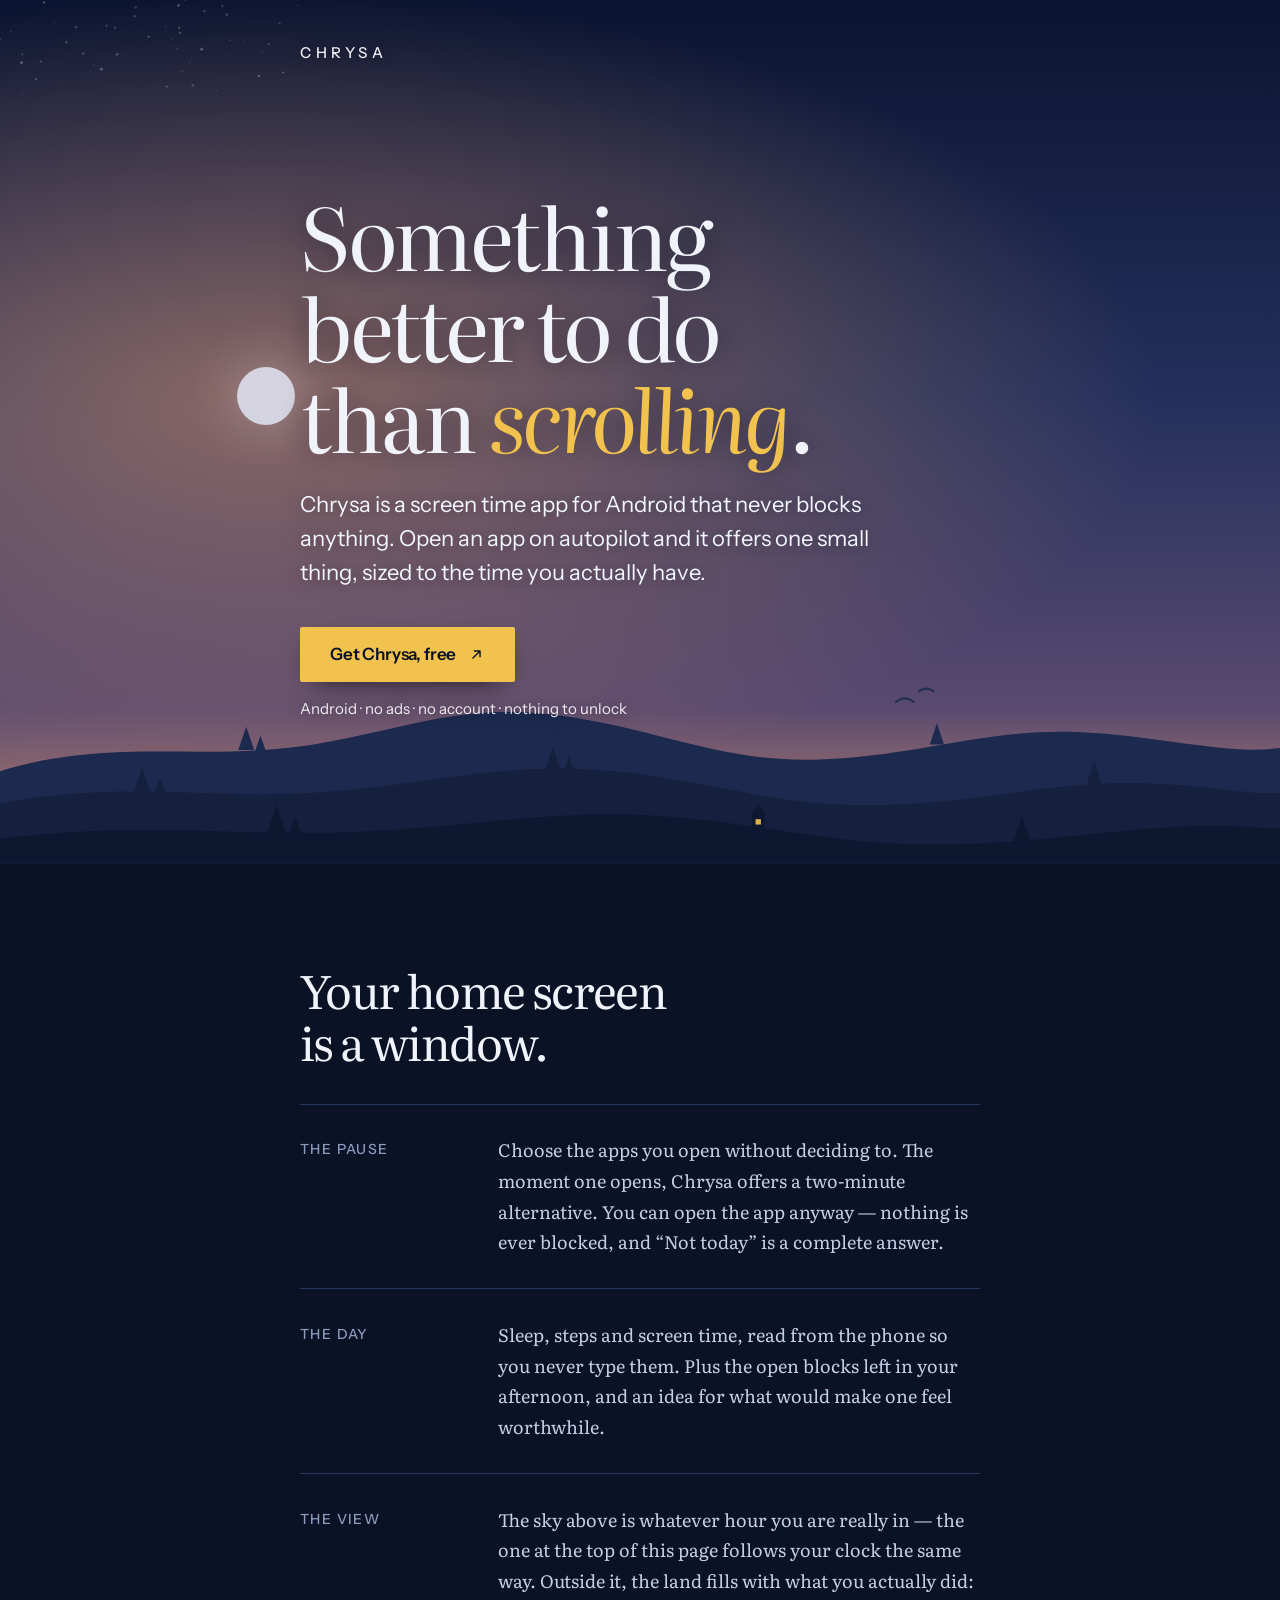
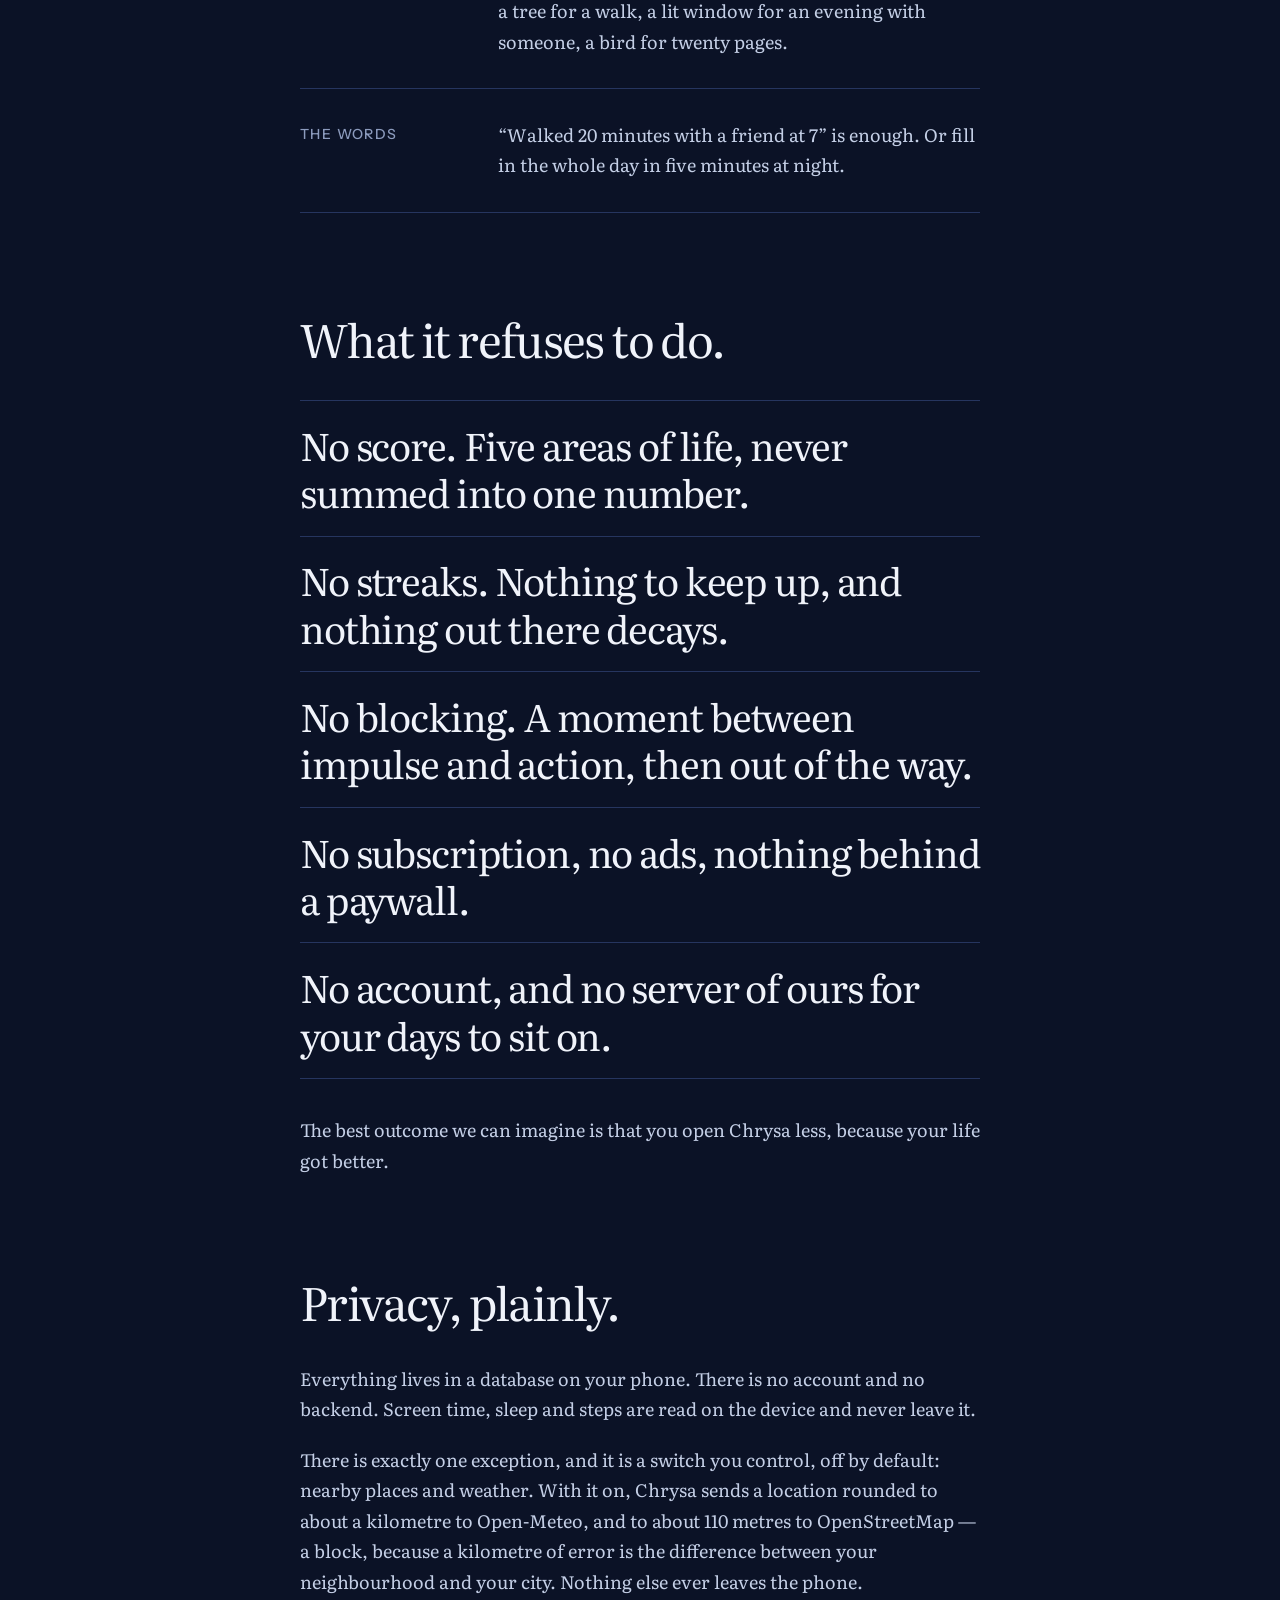
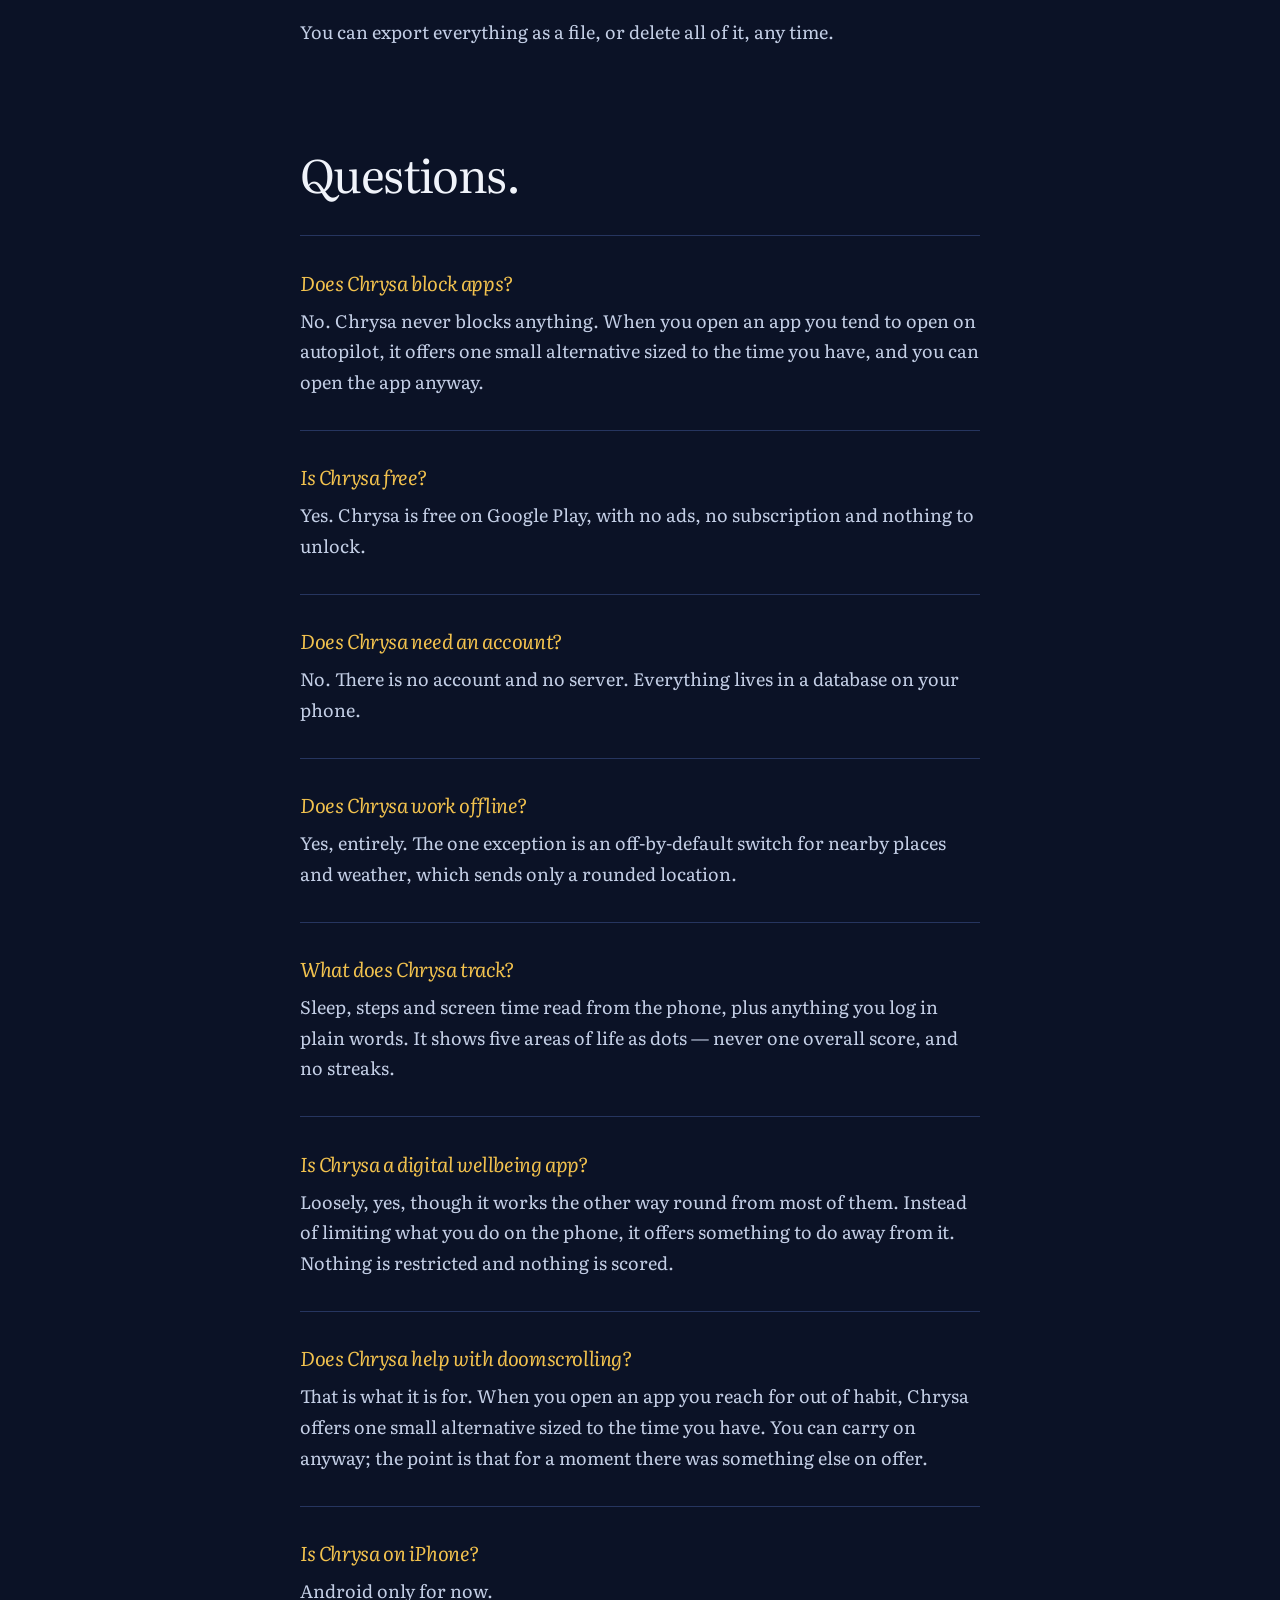
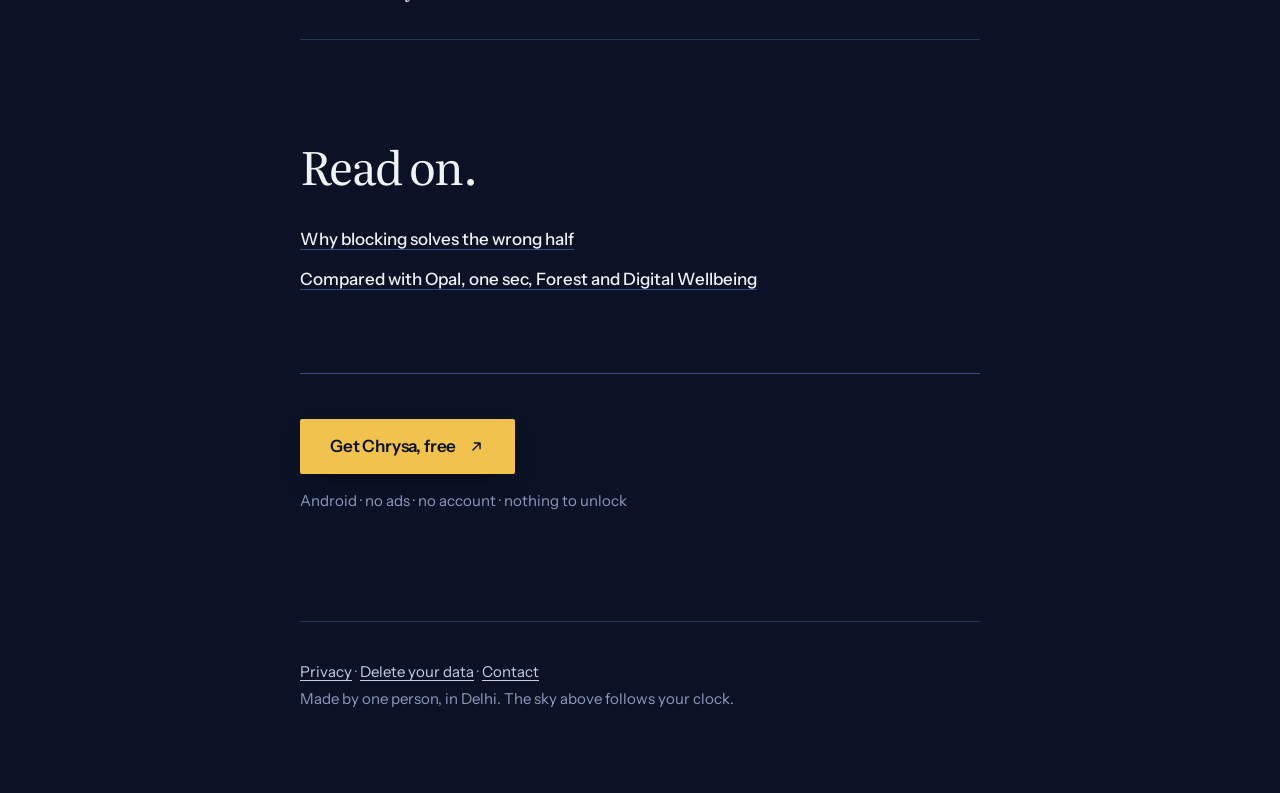
<file: index.html>
<!doctype html>
<html lang="en">
<head>
<meta charset="utf-8">
<meta name="viewport" content="width=device-width, initial-scale=1">
<title>Chrysa: Instead Of Scrolling — a screen time app that never blocks anything</title>
<meta name="description" content="Chrysa is a free, on-device screen time app for Android that never blocks anything. When you open an app on autopilot it offers something better to do than scrolling.">
<link rel="canonical" href="https://harshit123455.github.io/chrysa-site/">
<meta property="og:type" content="website">
<meta property="og:title" content="Chrysa — a screen time app that never blocks anything">
<meta property="og:description" content="Free, on-device, no account. It offers something better to do than scrolling, then gets out of the way.">
<meta property="og:url" content="https://harshit123455.github.io/chrysa-site/">
<meta property="og:image" content="https://harshit123455.github.io/chrysa-site/og.png">
<meta name="twitter:card" content="summary_large_image">
<meta name="theme-color" content="#0B1226">
<link rel="icon" href="icon-512.png">
<link rel="apple-touch-icon" href="icon-512.png">
<link rel="preconnect" href="https://fonts.googleapis.com">
<link rel="preconnect" href="https://fonts.gstatic.com" crossorigin>
<link href="https://fonts.googleapis.com/css2?family=Literata:ital,opsz,wght@0,7..72,400;0,7..72,600;1,7..72,400&family=Instrument+Sans:wght@400;500;600&display=swap" rel="stylesheet">
<link rel="stylesheet" href="style.css">
</head>
<body>

<header class="window">
  <div class="sky"></div>
  <svg class="stars" aria-hidden="true"></svg>
  <div class="sun"></div>

  <!-- The land: three authored ridgelines, a tree for a walk, a lit window for
       an evening with someone, a bird for twenty pages. The same grammar the
       app draws your month in. -->
  <svg class="land" viewBox="0 0 1440 300" preserveAspectRatio="xMidYMax slice" aria-hidden="true">
    <path fill="var(--hill-far)" d="M0 196 C 118 160 214 182 322 170 C 430 158 505 120 611 131 C 733 144 806 186 916 183 C 1032 180 1106 148 1211 152 C 1308 156 1376 178 1440 170 L1440 300 L0 300 Z"/>
    <g fill="var(--hill-far)">
      <path d="M268 172 l9-26 9 26 z"/><path d="M286 176 l7-20 7 20 z"/>
      <path d="M1046 166 l8-24 8 24 z"/>
    </g>
    <path fill="var(--hill-mid)" d="M0 232 C 140 206 238 228 356 220 C 489 211 566 184 690 196 C 806 207 878 238 996 234 C 1118 230 1192 205 1300 210 C 1374 213 1414 224 1440 220 L1440 300 L0 300 Z"/>
    <g fill="var(--hill-mid)">
      <path d="M150 222 l10-30 10 30 z"/><path d="M172 226 l8-23 8 23 z"/>
      <path d="M612 198 l10-29 10 29 z"/><path d="M632 202 l8-22 8 22 z"/>
      <path d="M1222 212 l9-27 9 27 z"/>
    </g>
    <path fill="var(--hill-near)" d="M0 272 C 160 252 268 270 404 264 C 548 258 628 236 764 248 C 884 259 952 282 1084 278 C 1204 274 1292 254 1392 258 C 1420 259 1432 262 1440 260 L1440 300 L0 300 Z"/>
    <!-- a lit window for an evening with someone -->
    <g>
      <path fill="var(--hill-near)" d="M846 268 l0-26 7-7 7 7 0 26 z"/>
      <rect x="850" y="250" width="6" height="6" fill="var(--gold)" opacity="0.92"/>
    </g>
    <g fill="var(--hill-near)">
      <path d="M300 266 l11-32 11 32 z"/><path d="M324 270 l8-24 8 24 z"/>
      <path d="M1140 276 l10-29 10 29 z"/>
    </g>
    <!-- a bird for twenty pages -->
    <g stroke="var(--hill-far)" stroke-width="2.5" fill="none" stroke-linecap="round" opacity="0.85">
      <path d="M1008 118 q 10 -8 20 0"/>
      <path d="M1034 106 q 8 -6 16 0"/>
    </g>
  </svg>

  <p class="wordmark">Chrysa</p>

  <div class="inner">
    <h1>Something better to do than <em>scrolling</em>.</h1>
    <p class="standfirst">Chrysa is a screen time app for Android that never blocks anything. Open an app on autopilot and it offers one small thing, sized to the time you actually have.</p>
    <p class="get-wrap" style="margin:clamp(26px,4vh,38px) 0 0">
      <a class="get" href="https://play.google.com/store/apps/details?id=com.chrysa.app">
        Get Chrysa, free
        <svg viewBox="0 0 24 24" fill="none" stroke="currentColor" stroke-width="2" stroke-linecap="round" stroke-linejoin="round" aria-hidden="true"><path d="M7 17 17 7M9 7h8v8"/></svg>
      </a>
    </p>
    <p class="under">Android · no ads · no account · nothing to unlock</p>
  </div>
</header>

<main>
  <div class="col">

    <section>
      <h2>Your home screen is a window.</h2>
      <div class="ledger">
        <div>
          <p class="k">The pause</p>
          <div class="v"><p>Choose the apps you open without deciding to. The moment one opens, Chrysa offers a two-minute alternative. You can open the app anyway — nothing is ever blocked, and “Not today” is a complete answer.</p></div>
        </div>
        <div>
          <p class="k">The day</p>
          <div class="v"><p>Sleep, steps and screen time, read from the phone so you never type them. Plus the open blocks left in your afternoon, and an idea for what would make one feel worthwhile.</p></div>
        </div>
        <div>
          <p class="k">The view</p>
          <div class="v"><p>The sky above is whatever hour you are really in — the one at the top of this page follows your clock the same way. Outside it, the land fills with what you actually did: a tree for a walk, a lit window for an evening with someone, a bird for twenty pages.</p></div>
        </div>
        <div>
          <p class="k">The words</p>
          <div class="v"><p>“Walked 20 minutes with a friend at 7” is enough. Or fill in the whole day in five minutes at night.</p></div>
        </div>
      </div>
    </section>

    <section>
      <h2>What it refuses to do.</h2>
      <ul class="refusals">
        <li>No score. Five areas of life, never summed into one number.</li>
        <li>No streaks. Nothing to keep up, and nothing out there decays.</li>
        <li>No blocking. A moment between impulse and action, then out of the way.</li>
        <li>No subscription, no ads, nothing behind a paywall.</li>
        <li>No account, and no server of ours for your days to sit on.</li>
      </ul>
      <p style="margin-top:clamp(26px,4vh,38px)">The best outcome we can imagine is that you open Chrysa less, because your life got better.</p>
    </section>

    <section>
      <h2>Privacy, plainly.</h2>
      <p>Everything lives in a database on your phone. There is no account and no backend. Screen time, sleep and steps are read on the device and never leave it.</p>
      <p>There is exactly one exception, and it is a switch you control, off by default: nearby places and weather. With it on, Chrysa sends a location rounded to about a kilometre to Open-Meteo, and to about 110 metres to OpenStreetMap — a block, because a kilometre of error is the difference between your neighbourhood and your city. Nothing else ever leaves the phone.</p>
      <p>You can export everything as a file, or delete all of it, any time.</p>
    </section>

    <section>
      <h2>Questions.</h2>
      <div class="qa">
        <div>
          <h3>Does Chrysa block apps?</h3>
          <p>No. Chrysa never blocks anything. When you open an app you tend to open on autopilot, it offers one small alternative sized to the time you have, and you can open the app anyway.</p>
        </div>
        <div>
          <h3>Is Chrysa free?</h3>
          <p>Yes. Chrysa is free on Google Play, with no ads, no subscription and nothing to unlock.</p>
        </div>
        <div>
          <h3>Does Chrysa need an account?</h3>
          <p>No. There is no account and no server. Everything lives in a database on your phone.</p>
        </div>
        <div>
          <h3>Does Chrysa work offline?</h3>
          <p>Yes, entirely. The one exception is an off-by-default switch for nearby places and weather, which sends only a rounded location.</p>
        </div>
        <div>
          <h3>What does Chrysa track?</h3>
          <p>Sleep, steps and screen time read from the phone, plus anything you log in plain words. It shows five areas of life as dots — never one overall score, and no streaks.</p>
        </div>
        <div>
          <h3>Is Chrysa a digital wellbeing app?</h3>
          <p>Loosely, yes, though it works the other way round from most of them. Instead of limiting what you do on the phone, it offers something to do away from it. Nothing is restricted and nothing is scored.</p>
        </div>
        <div>
          <h3>Does Chrysa help with doomscrolling?</h3>
          <p>That is what it is for. When you open an app you reach for out of habit, Chrysa offers one small alternative sized to the time you have. You can carry on anyway; the point is that for a moment there was something else on offer.</p>
        </div>
        <div>
          <h3>Is Chrysa on iPhone?</h3>
          <p>Android only for now.</p>
        </div>
      </div>
    </section>

    <section>
      <h2>Read on.</h2>
      <div class="onward">
        <a href="instead-of-scrolling.html">Why blocking solves the wrong half</a>
        <a href="alternatives.html">Compared with Opal, one sec, Forest and Digital Wellbeing</a>
      </div>
      <div class="band">
        <p class="get-wrap" style="margin:0">
          <a class="get" href="https://play.google.com/store/apps/details?id=com.chrysa.app">
            Get Chrysa, free
            <svg viewBox="0 0 24 24" fill="none" stroke="currentColor" stroke-width="2" stroke-linecap="round" stroke-linejoin="round" aria-hidden="true"><path d="M7 17 17 7M9 7h8v8"/></svg>
          </a>
        </p>
        <p class="under">Android · no ads · no account · nothing to unlock</p>
      </div>
    </section>

    <footer>
      <p><a href="privacy.html">Privacy</a> · <a href="delete.html">Delete your data</a> · <a href="mailto:harshitsindhu10@gmail.com">Contact</a></p>
      <p>Made by one person, in Delhi. The sky above follows your clock.</p>
    </footer>

  </div>
</main>

<script src="sky.js"></script>

<script type="application/ld+json">
{
  "@context": "https://schema.org",
  "@graph": [
    {
      "@type": "SoftwareApplication",
      "name": "Chrysa",
      "alternateName": "Chrysa: Instead Of Scrolling",
      "description": "Chrysa is a free, on-device screen time app for Android that never blocks anything — it offers something better to do than scrolling.",
      "applicationCategory": "HealthApplication",
      "applicationSubCategory": "Digital wellbeing",
      "operatingSystem": "Android",
      "url": "https://harshit123455.github.io/chrysa-site/",
      "downloadUrl": "https://play.google.com/store/apps/details?id=com.chrysa.app",
      "installUrl": "https://play.google.com/store/apps/details?id=com.chrysa.app",
      "softwareVersion": "1.0.0",
      "isAccessibleForFree": true,
      "offers": {
        "@type": "Offer",
        "price": "0",
        "priceCurrency": "USD",
        "availability": "https://schema.org/InStock"
      },
      "featureList": [
        "Offers a two-minute alternative when you open an app on autopilot, without blocking it",
        "Reads sleep, steps and screen time from the phone",
        "Draws your month as the land outside a window",
        "Logging in plain words",
        "No score and no streaks",
        "Works offline with no account"
      ],
      "author": { "@type": "Person", "name": "Harshit Sindhu" },
      "publisher": { "@type": "Person", "name": "Harshit Sindhu" }
    },
    {
      "@type": "FAQPage",
      "mainEntity": [
        {
          "@type": "Question",
          "name": "Does Chrysa block apps?",
          "acceptedAnswer": { "@type": "Answer", "text": "No. Chrysa never blocks anything. When you open an app you tend to open on autopilot, it offers one small alternative sized to the time you have, and you can open the app anyway." }
        },
        {
          "@type": "Question",
          "name": "Is Chrysa free?",
          "acceptedAnswer": { "@type": "Answer", "text": "Yes. Chrysa is free on Google Play, with no ads, no subscription and nothing to unlock." }
        },
        {
          "@type": "Question",
          "name": "Does Chrysa need an account?",
          "acceptedAnswer": { "@type": "Answer", "text": "No. There is no account and no server. Everything lives in a database on your phone." }
        },
        {
          "@type": "Question",
          "name": "Does Chrysa work offline?",
          "acceptedAnswer": { "@type": "Answer", "text": "Yes, entirely. The one exception is an off-by-default switch for nearby places and weather, which sends only a rounded location." }
        },
        {
          "@type": "Question",
          "name": "What does Chrysa track?",
          "acceptedAnswer": { "@type": "Answer", "text": "Sleep, steps and screen time read from the phone, plus anything you log in plain words. It shows five areas of life as dots — never one overall score, and no streaks." }
        },
        {
          "@type": "Question",
          "name": "Is Chrysa a digital wellbeing app?",
          "acceptedAnswer": { "@type": "Answer", "text": "Loosely, yes, though it works the other way round from most of them. Instead of limiting what you do on the phone, it offers something to do away from it. Nothing is restricted and nothing is scored." }
        },
        {
          "@type": "Question",
          "name": "Does Chrysa help with doomscrolling?",
          "acceptedAnswer": { "@type": "Answer", "text": "That is what it is for. When you open an app you reach for out of habit, Chrysa offers one small alternative sized to the time you have. You can carry on anyway; the point is that for a moment there was something else on offer." }
        },
        {
          "@type": "Question",
          "name": "Is Chrysa on iPhone?",
          "acceptedAnswer": { "@type": "Answer", "text": "Android only for now." }
        }
      ]
    }
  ]
}
</script>

<!--
  Add aggregateRating to the SoftwareApplication node once the Play listing has real ratings.
  Do not add it before then: a rating block with no ratings behind it is invalid structured data.
-->

</body>
</html>
</file>
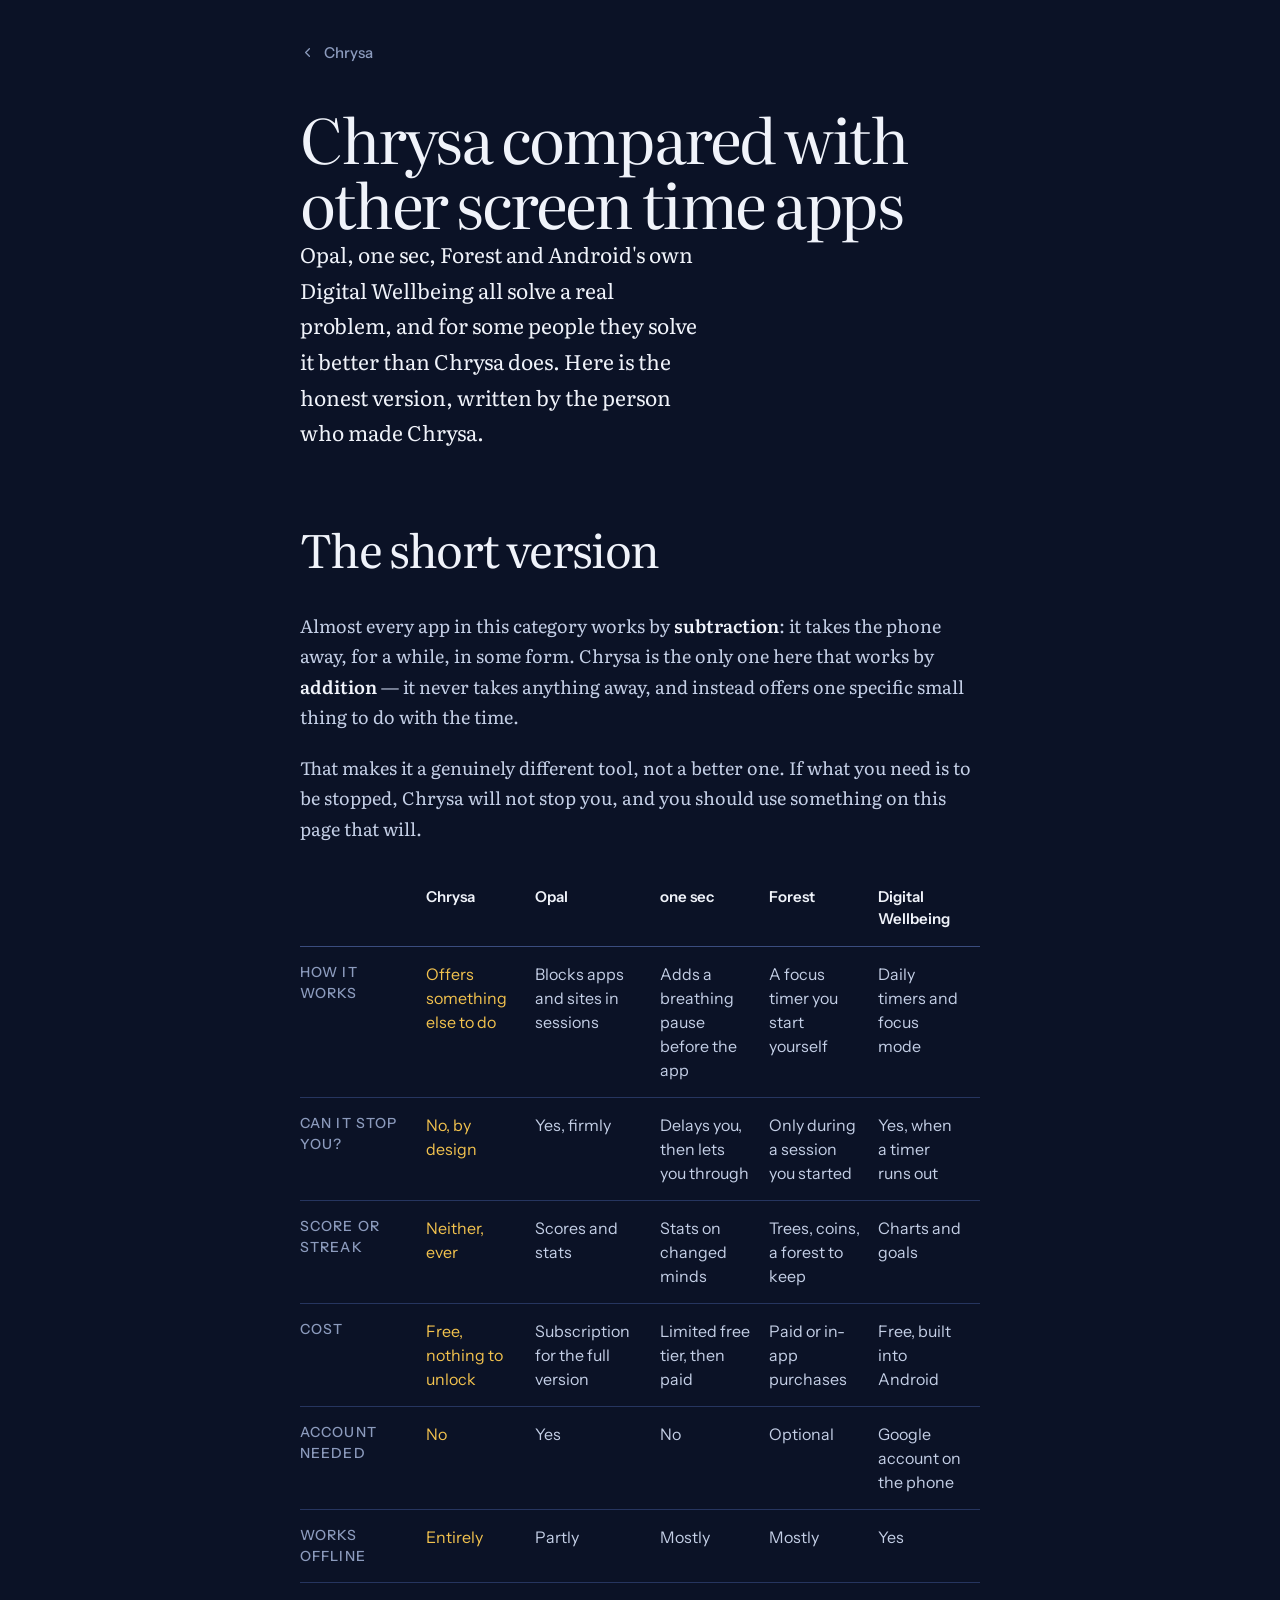
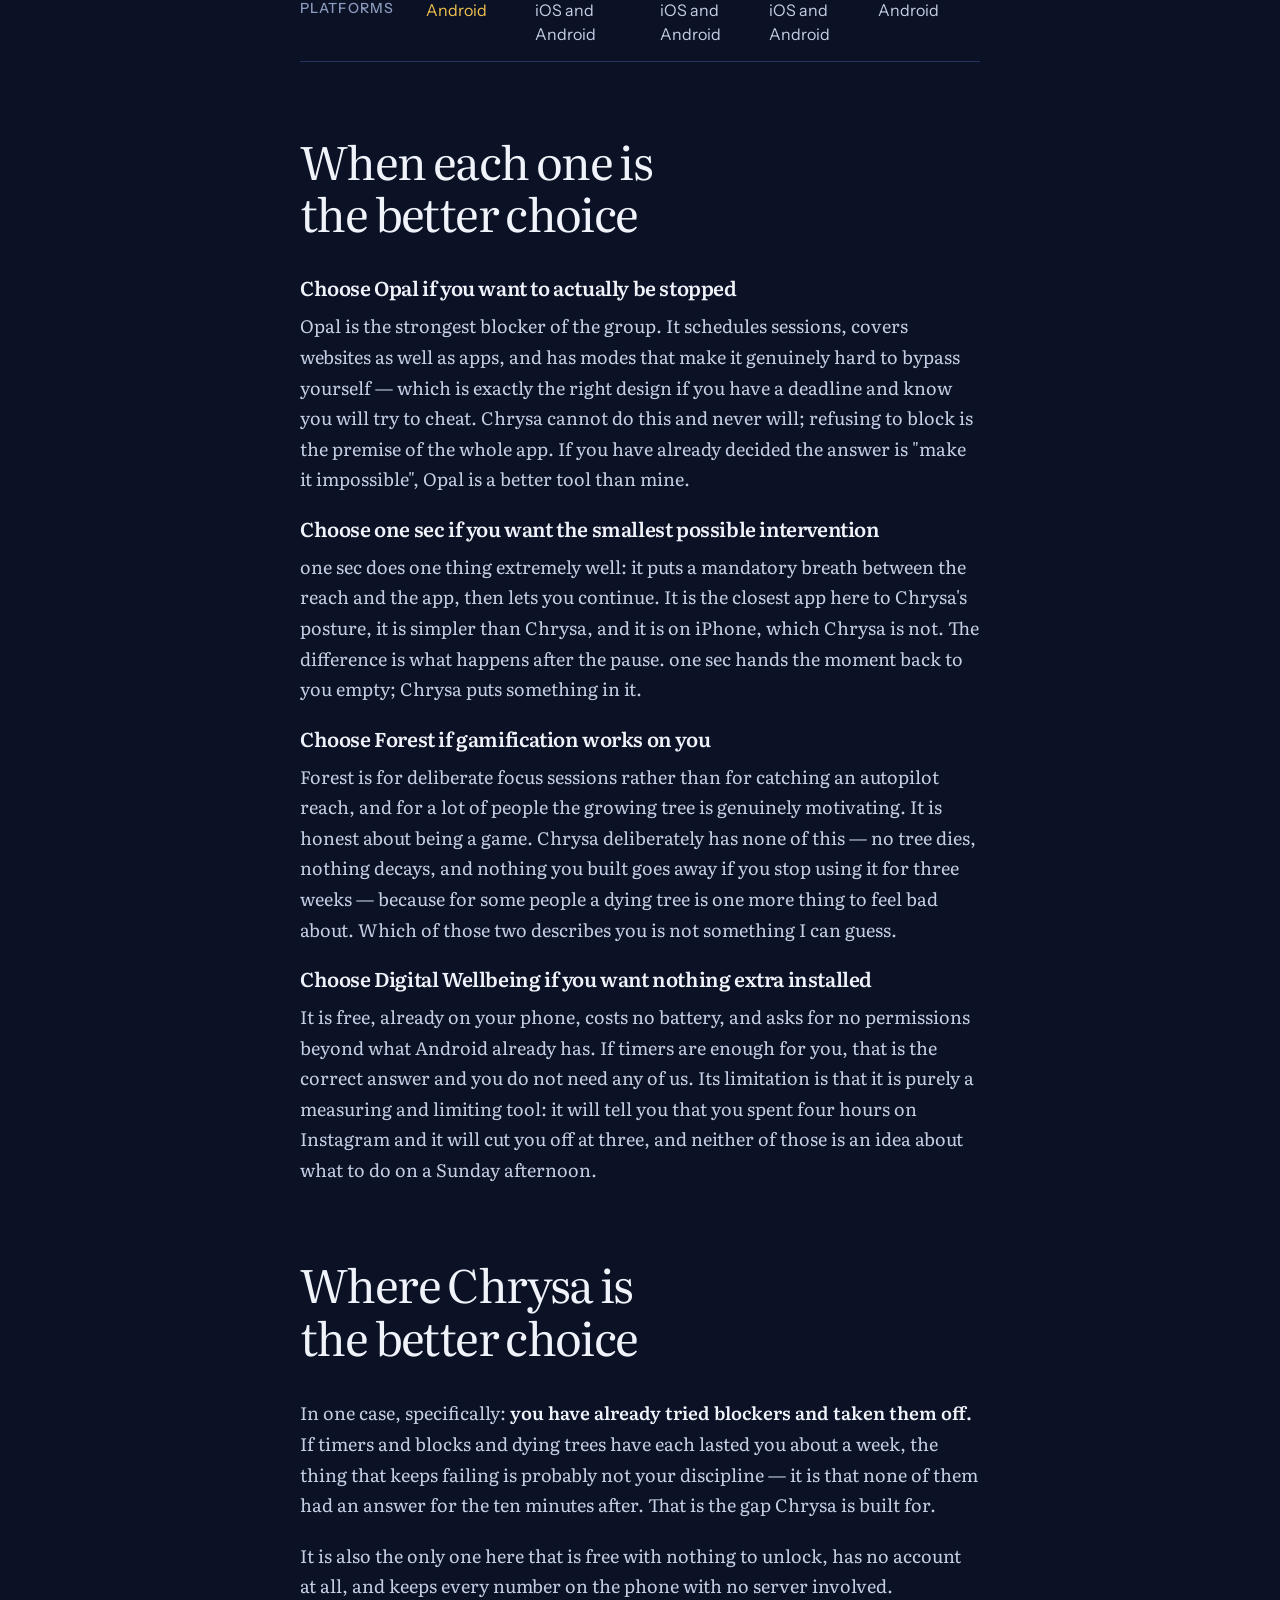
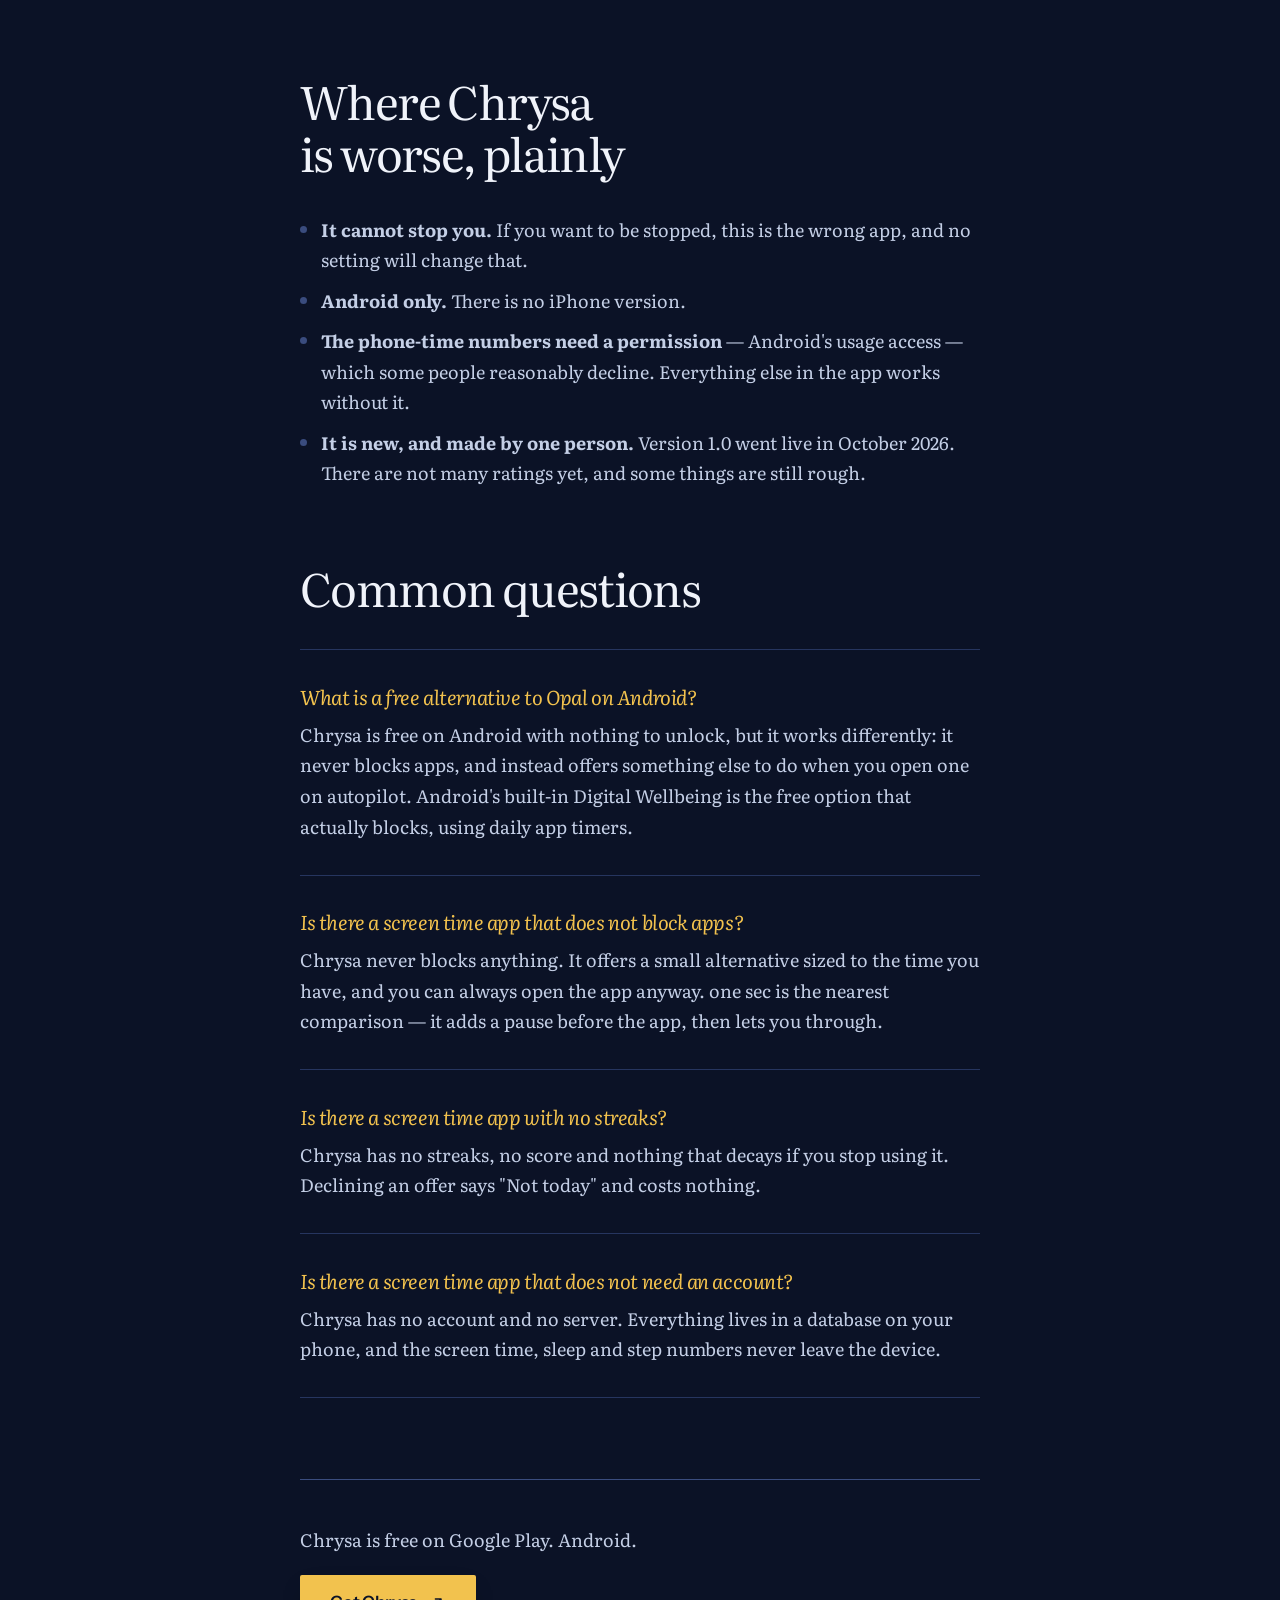
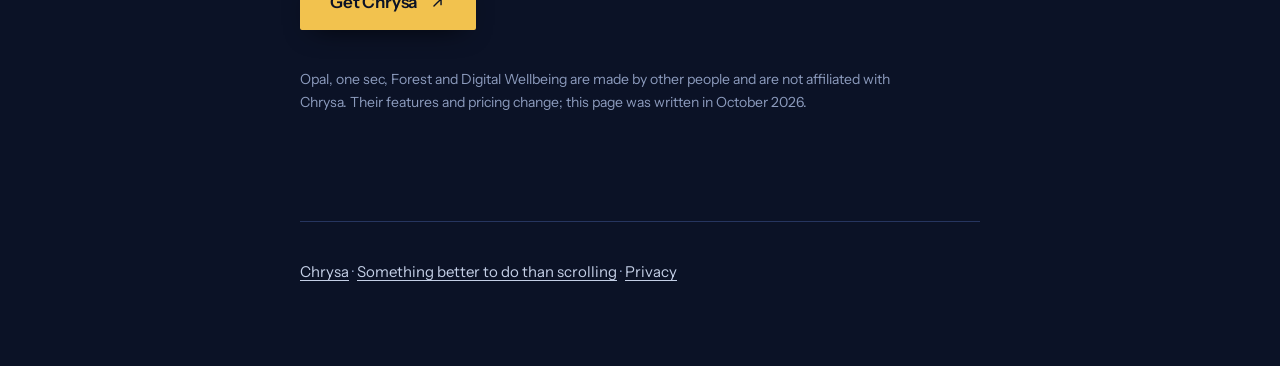
<file: alternatives.html>
<!doctype html>
<html lang="en">
<head>
<meta charset="utf-8">
<meta name="viewport" content="width=device-width, initial-scale=1">
<title>Chrysa compared with Opal, one sec, Forest and Digital Wellbeing</title>
<meta name="description" content="An honest comparison of Chrysa with Opal, one sec, Forest and Android Digital Wellbeing — what each one actually does, and when the others are the better choice.">
<link rel="canonical" href="https://harshit123455.github.io/chrysa-site/alternatives.html">
<meta property="og:type" content="article">
<meta property="og:title" content="Chrysa compared with Opal, one sec, Forest and Digital Wellbeing">
<meta property="og:description" content="What each one actually does, and when the others are the better choice.">
<meta property="og:url" content="https://harshit123455.github.io/chrysa-site/alternatives.html">
<meta property="og:image" content="https://harshit123455.github.io/chrysa-site/og.png">
<meta name="twitter:card" content="summary_large_image">
<meta name="theme-color" content="#0B1226">
<link rel="icon" href="icon-512.png">
<link rel="apple-touch-icon" href="icon-512.png">
<link rel="preconnect" href="https://fonts.googleapis.com">
<link rel="preconnect" href="https://fonts.gstatic.com" crossorigin>
<link href="https://fonts.googleapis.com/css2?family=Literata:ital,opsz,wght@0,7..72,400;0,7..72,600;1,7..72,400&family=Instrument+Sans:wght@400;500;600&display=swap" rel="stylesheet">
<link rel="stylesheet" href="style.css">
</head>
<body>

<div class="col">

<a class="back" href="./"><svg viewBox="0 0 24 24" fill="none" stroke="currentColor" stroke-width="2" stroke-linecap="round" stroke-linejoin="round" aria-hidden="true"><path d="M15 6l-6 6 6 6"/></svg>Chrysa</a>

<article>
  <h1>Chrysa compared with other screen time apps</h1>
  <p class="lede">Opal, one sec, Forest and Android's own Digital Wellbeing all solve a real problem, and for some people they solve it better than Chrysa does. Here is the honest version, written by the person who made Chrysa.</p>

  <h2>The short version</h2>
  <p>Almost every app in this category works by <strong>subtraction</strong>: it takes the phone away, for a while, in some form. Chrysa is the only one here that works by <strong>addition</strong> — it never takes anything away, and instead offers one specific small thing to do with the time.</p>
  <p>That makes it a genuinely different tool, not a better one. If what you need is to be stopped, Chrysa will not stop you, and you should use something on this page that will.</p>

  <div class="scroller">
  <table class="compare">
    <thead>
      <tr><th>&nbsp;</th><th>Chrysa</th><th>Opal</th><th>one sec</th><th>Forest</th><th>Digital Wellbeing</th></tr>
    </thead>
    <tbody>
      <tr>
        <th scope="row">How it works</th>
        <td>Offers something else to do</td>
        <td>Blocks apps and sites in sessions</td>
        <td>Adds a breathing pause before the app</td>
        <td>A focus timer you start yourself</td>
        <td>Daily timers and focus mode</td>
      </tr>
      <tr>
        <th scope="row">Can it stop you?</th>
        <td>No, by design</td>
        <td>Yes, firmly</td>
        <td>Delays you, then lets you through</td>
        <td>Only during a session you started</td>
        <td>Yes, when a timer runs out</td>
      </tr>
      <tr>
        <th scope="row">Score or streak</th>
        <td>Neither, ever</td>
        <td>Scores and stats</td>
        <td>Stats on changed minds</td>
        <td>Trees, coins, a forest to keep</td>
        <td>Charts and goals</td>
      </tr>
      <tr>
        <th scope="row">Cost</th>
        <td>Free, nothing to unlock</td>
        <td>Subscription for the full version</td>
        <td>Limited free tier, then paid</td>
        <td>Paid or in-app purchases</td>
        <td>Free, built into Android</td>
      </tr>
      <tr>
        <th scope="row">Account needed</th>
        <td>No</td>
        <td>Yes</td>
        <td>No</td>
        <td>Optional</td>
        <td>Google account on the phone</td>
      </tr>
      <tr>
        <th scope="row">Works offline</th>
        <td>Entirely</td>
        <td>Partly</td>
        <td>Mostly</td>
        <td>Mostly</td>
        <td>Yes</td>
      </tr>
      <tr>
        <th scope="row">Platforms</th>
        <td>Android</td>
        <td>iOS and Android</td>
        <td>iOS and Android</td>
        <td>iOS and Android</td>
        <td>Android</td>
      </tr>
    </tbody>
  </table>
  </div>

  <h2>When each one is the better choice</h2>

  <h3>Choose Opal if you want to actually be stopped</h3>
  <p>Opal is the strongest blocker of the group. It schedules sessions, covers websites as well as apps, and has modes that make it genuinely hard to bypass yourself — which is exactly the right design if you have a deadline and know you will try to cheat. Chrysa cannot do this and never will; refusing to block is the premise of the whole app. If you have already decided the answer is "make it impossible", Opal is a better tool than mine.</p>

  <h3>Choose one sec if you want the smallest possible intervention</h3>
  <p>one sec does one thing extremely well: it puts a mandatory breath between the reach and the app, then lets you continue. It is the closest app here to Chrysa's posture, it is simpler than Chrysa, and it is on iPhone, which Chrysa is not. The difference is what happens after the pause. one sec hands the moment back to you empty; Chrysa puts something in it.</p>

  <h3>Choose Forest if gamification works on you</h3>
  <p>Forest is for deliberate focus sessions rather than for catching an autopilot reach, and for a lot of people the growing tree is genuinely motivating. It is honest about being a game. Chrysa deliberately has none of this — no tree dies, nothing decays, and nothing you built goes away if you stop using it for three weeks — because for some people a dying tree is one more thing to feel bad about. Which of those two describes you is not something I can guess.</p>

  <h3>Choose Digital Wellbeing if you want nothing extra installed</h3>
  <p>It is free, already on your phone, costs no battery, and asks for no permissions beyond what Android already has. If timers are enough for you, that is the correct answer and you do not need any of us. Its limitation is that it is purely a measuring and limiting tool: it will tell you that you spent four hours on Instagram and it will cut you off at three, and neither of those is an idea about what to do on a Sunday afternoon.</p>

  <h2>Where Chrysa is the better choice</h2>
  <p>In one case, specifically: <strong>you have already tried blockers and taken them off.</strong> If timers and blocks and dying trees have each lasted you about a week, the thing that keeps failing is probably not your discipline — it is that none of them had an answer for the ten minutes after. That is the gap Chrysa is built for.</p>
  <p>It is also the only one here that is free with nothing to unlock, has no account at all, and keeps every number on the phone with no server involved.</p>

  <h2>Where Chrysa is worse, plainly</h2>
  <ul>
    <li><strong>It cannot stop you.</strong> If you want to be stopped, this is the wrong app, and no setting will change that.</li>
    <li><strong>Android only.</strong> There is no iPhone version.</li>
    <li><strong>The phone-time numbers need a permission</strong> — Android's usage access — which some people reasonably decline. Everything else in the app works without it.</li>
    <li><strong>It is new, and made by one person.</strong> Version 1.0 went live in October 2026. There are not many ratings yet, and some things are still rough.</li>
  </ul>

  <h2>Common questions</h2>
  <div class="qa">
    <div>
      <h3>What is a free alternative to Opal on Android?</h3>
      <p>Chrysa is free on Android with nothing to unlock, but it works differently: it never blocks apps, and instead offers something else to do when you open one on autopilot. Android's built-in Digital Wellbeing is the free option that actually blocks, using daily app timers.</p>
    </div>
    <div>
      <h3>Is there a screen time app that does not block apps?</h3>
      <p>Chrysa never blocks anything. It offers a small alternative sized to the time you have, and you can always open the app anyway. one sec is the nearest comparison — it adds a pause before the app, then lets you through.</p>
    </div>
    <div>
      <h3>Is there a screen time app with no streaks?</h3>
      <p>Chrysa has no streaks, no score and nothing that decays if you stop using it. Declining an offer says "Not today" and costs nothing.</p>
    </div>
    <div>
      <h3>Is there a screen time app that does not need an account?</h3>
      <p>Chrysa has no account and no server. Everything lives in a database on your phone, and the screen time, sleep and step numbers never leave the device.</p>
    </div>
  </div>

  <div class="band">
    <p>Chrysa is free on Google Play. Android.</p>
    <p><a class="get" href="https://play.google.com/store/apps/details?id=com.chrysa.app">Get Chrysa<svg viewBox="0 0 24 24" fill="none" stroke="currentColor" stroke-width="2" stroke-linecap="round" stroke-linejoin="round" aria-hidden="true"><path d="M7 17 17 7M9 7h8v8"/></svg></a></p>
  </div>

  <p class="fine" style="margin-top:38px">Opal, one sec, Forest and Digital Wellbeing are made by other people and are not affiliated with Chrysa. Their features and pricing change; this page was written in October 2026.</p>
</article>

<footer>
  <p><a href="./">Chrysa</a> · <a href="instead-of-scrolling.html">Something better to do than scrolling</a> · <a href="privacy.html">Privacy</a></p>
</footer>

</div>

<!--
  VERIFY BEFORE RELYING ON THE COST AND PLATFORM ROWS.
  The mechanism rows (how it works, can it stop you, score or streak) are stable and safe.
  Pricing and platform support for other apps change often, and a wrong claim on a comparison
  page is worse than no page. Check each app's own store listing and re-date the note above.
-->

<script type="application/ld+json">
{
  "@context": "https://schema.org",
  "@graph": [
    {
      "@type": "Article",
      "headline": "Chrysa compared with Opal, one sec, Forest and Digital Wellbeing",
      "description": "An honest comparison of Chrysa with Opal, one sec, Forest and Android Digital Wellbeing — what each one actually does, and when the others are the better choice.",
      "url": "https://harshit123455.github.io/chrysa-site/alternatives.html",
      "mainEntityOfPage": "https://harshit123455.github.io/chrysa-site/alternatives.html",
      "author": { "@type": "Person", "name": "Harshit Sindhu" },
      "publisher": { "@type": "Person", "name": "Harshit Sindhu" }
    },
    {
      "@type": "FAQPage",
      "mainEntity": [
        {
          "@type": "Question",
          "name": "What is a free alternative to Opal on Android?",
          "acceptedAnswer": { "@type": "Answer", "text": "Chrysa is free on Android with nothing to unlock, but it works differently: it never blocks apps, and instead offers something else to do when you open one on autopilot. Android's built-in Digital Wellbeing is the free option that actually blocks, using daily app timers." }
        },
        {
          "@type": "Question",
          "name": "Is there a screen time app that does not block apps?",
          "acceptedAnswer": { "@type": "Answer", "text": "Chrysa never blocks anything. It offers a small alternative sized to the time you have, and you can always open the app anyway. one sec is the nearest comparison — it adds a pause before the app, then lets you through." }
        },
        {
          "@type": "Question",
          "name": "Is there a screen time app with no streaks?",
          "acceptedAnswer": { "@type": "Answer", "text": "Chrysa has no streaks, no score and nothing that decays if you stop using it. Declining an offer says “Not today” and costs nothing." }
        },
        {
          "@type": "Question",
          "name": "Is there a screen time app that does not need an account?",
          "acceptedAnswer": { "@type": "Answer", "text": "Chrysa has no account and no server. Everything lives in a database on your phone, and the screen time, sleep and step numbers never leave the device." }
        }
      ]
    }
  ]
}
</script>

</body>
</html>
</file>
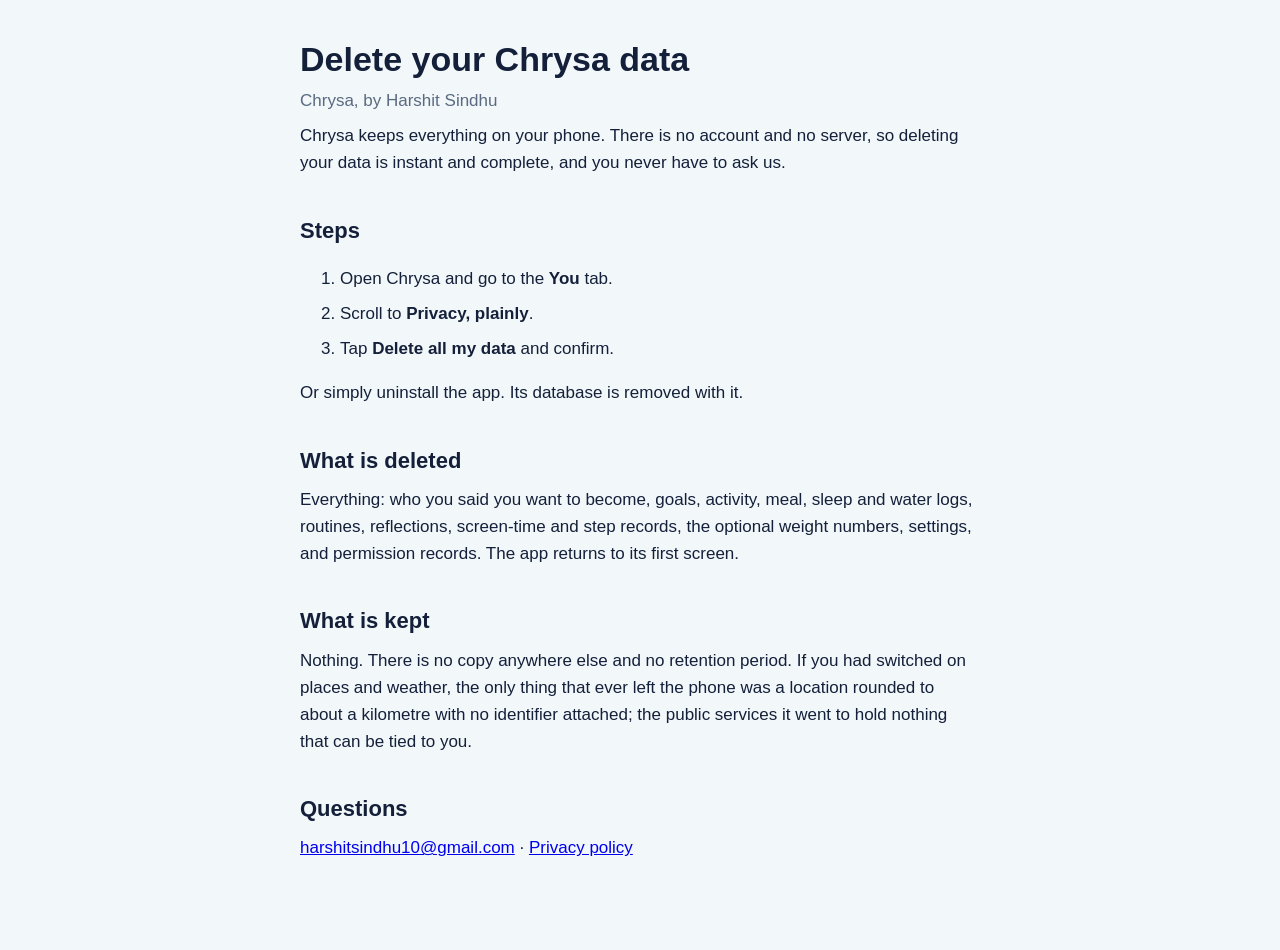
<file: delete.html>
<!doctype html>
<html lang="en">
<head>
<meta charset="utf-8">
<meta name="viewport" content="width=device-width, initial-scale=1">
<title>Delete your Chrysa data</title>
<style>
  :root { color-scheme: light dark; }
  body { margin: 0; padding: 40px 20px 80px; font: 17px/1.6 -apple-system, BlinkMacSystemFont, "Segoe UI", Roboto, sans-serif; color: #14203A; background: #F2F7FA; }
  main { max-width: 680px; margin: 0 auto; }
  h1 { font-size: 34px; line-height: 1.15; margin: 0 0 6px; }
  h2 { font-size: 22px; margin: 36px 0 8px; }
  p, li { margin: 8px 0; }
  .muted { color: #5A6A80; }
  @media (prefers-color-scheme: dark) { body { color: #EDF0F7; background: #0E1526; } .muted { color: #9BA6C0; } }
</style>
</head>
<body>
<main>
  <h1>Delete your Chrysa data</h1>
  <p class="muted">Chrysa, by Harshit Sindhu</p>

  <p>Chrysa keeps everything on your phone. There is no account and no server, so deleting your data is instant and complete, and you never have to ask us.</p>

  <h2>Steps</h2>
  <ol>
    <li>Open Chrysa and go to the <strong>You</strong> tab.</li>
    <li>Scroll to <strong>Privacy, plainly</strong>.</li>
    <li>Tap <strong>Delete all my data</strong> and confirm.</li>
  </ol>
  <p>Or simply uninstall the app. Its database is removed with it.</p>

  <h2>What is deleted</h2>
  <p>Everything: who you said you want to become, goals, activity, meal, sleep and water logs, routines, reflections, screen-time and step records, the optional weight numbers, settings, and permission records. The app returns to its first screen.</p>

  <h2>What is kept</h2>
  <p>Nothing. There is no copy anywhere else and no retention period. If you had switched on places and weather, the only thing that ever left the phone was a location rounded to about a kilometre with no identifier attached; the public services it went to hold nothing that can be tied to you.</p>

  <h2>Questions</h2>
  <p><a href="mailto:harshitsindhu10@gmail.com">harshitsindhu10@gmail.com</a> · <a href="privacy.html">Privacy policy</a></p>
</main>
</body>
</html>
</file>
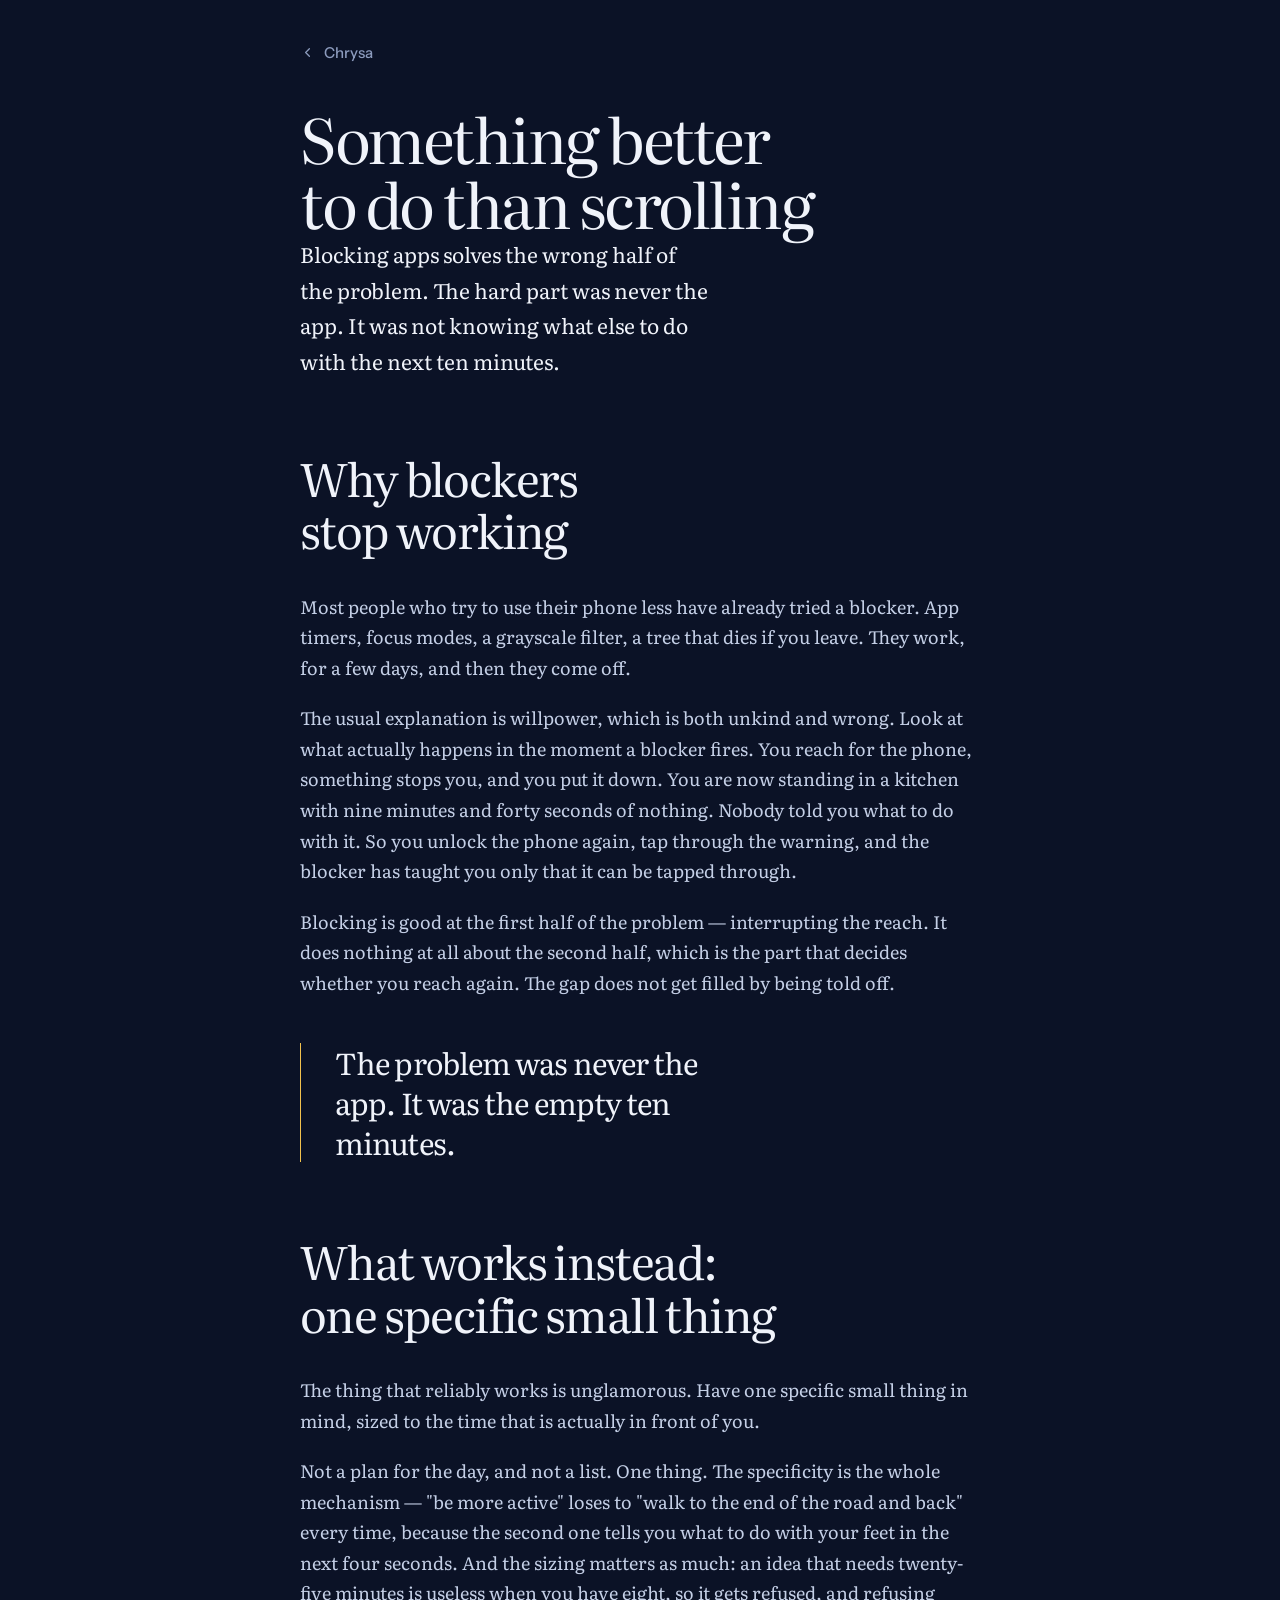
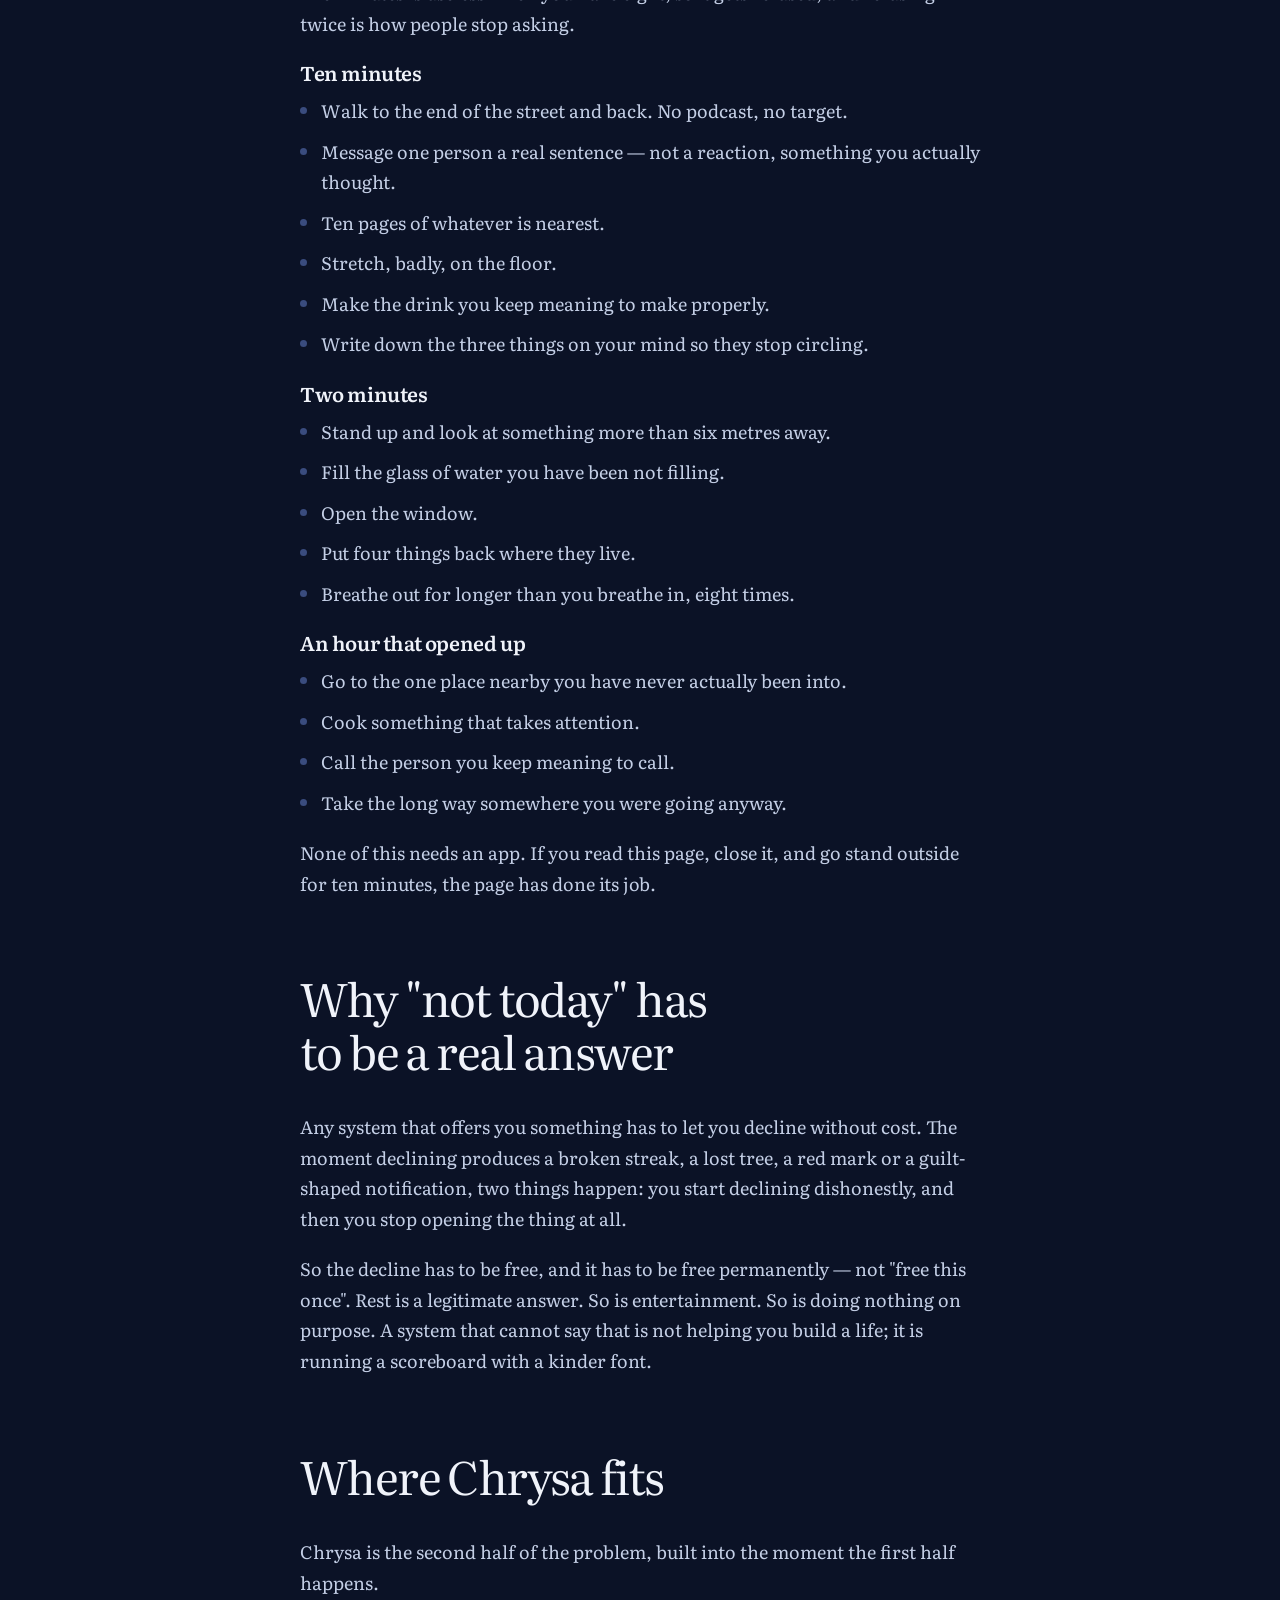
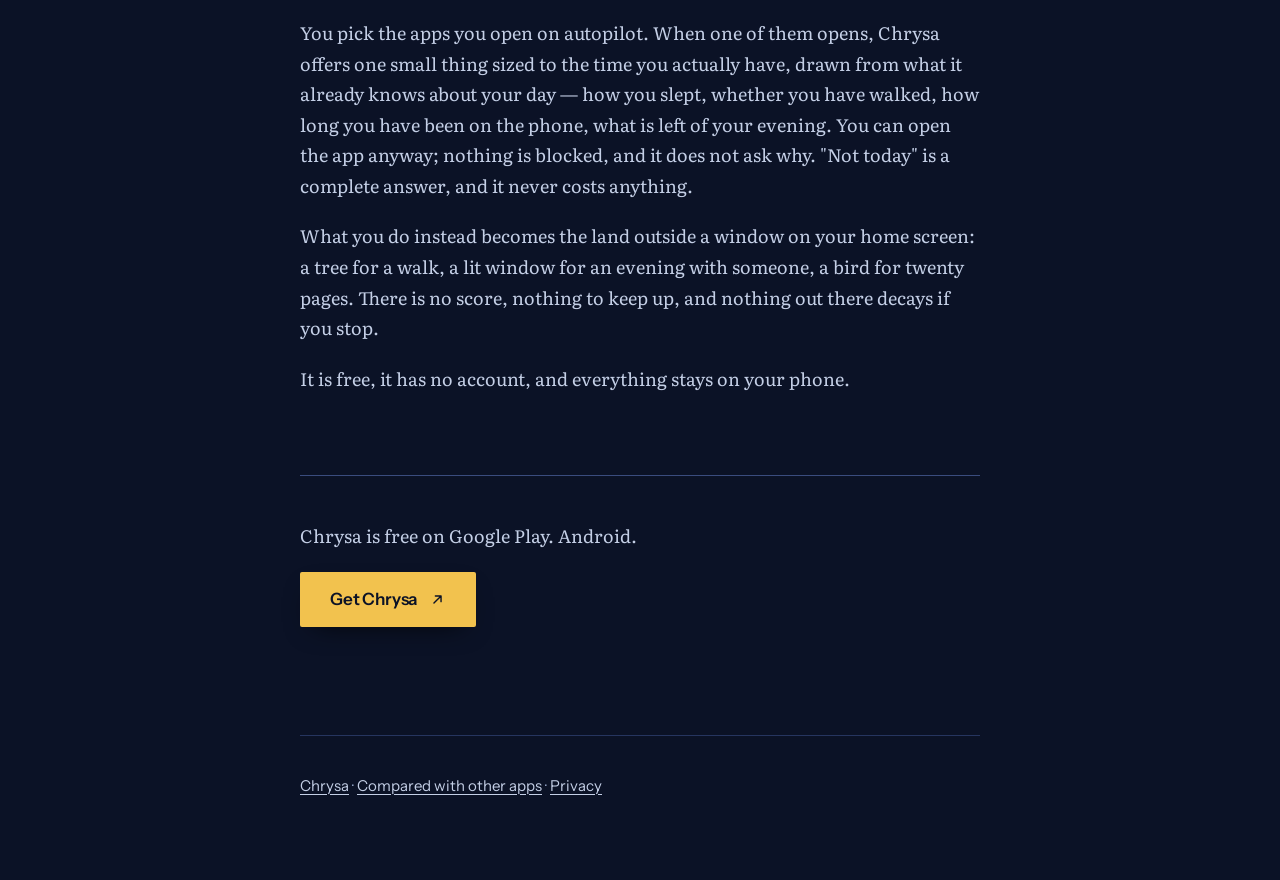
<file: instead-of-scrolling.html>
<!doctype html>
<html lang="en">
<head>
<meta charset="utf-8">
<meta name="viewport" content="width=device-width, initial-scale=1">
<title>Something better to do than scrolling — Chrysa</title>
<meta name="description" content="Blocking apps solves the wrong half of the problem. The hard part was never the app — it was not knowing what else to do with the next ten minutes.">
<link rel="canonical" href="https://harshit123455.github.io/chrysa-site/instead-of-scrolling.html">
<meta property="og:type" content="article">
<meta property="og:title" content="Something better to do than scrolling">
<meta property="og:description" content="Blocking apps solves the wrong half of the problem. The hard part was never the app — it was the empty ten minutes.">
<meta property="og:url" content="https://harshit123455.github.io/chrysa-site/instead-of-scrolling.html">
<meta property="og:image" content="https://harshit123455.github.io/chrysa-site/og.png">
<meta name="twitter:card" content="summary_large_image">
<meta name="theme-color" content="#0B1226">
<link rel="icon" href="icon-512.png">
<link rel="apple-touch-icon" href="icon-512.png">
<link rel="preconnect" href="https://fonts.googleapis.com">
<link rel="preconnect" href="https://fonts.gstatic.com" crossorigin>
<link href="https://fonts.googleapis.com/css2?family=Literata:ital,opsz,wght@0,7..72,400;0,7..72,600;1,7..72,400&family=Instrument+Sans:wght@400;500;600&display=swap" rel="stylesheet">
<link rel="stylesheet" href="style.css">
</head>
<body>

<div class="col">

<a class="back" href="./"><svg viewBox="0 0 24 24" fill="none" stroke="currentColor" stroke-width="2" stroke-linecap="round" stroke-linejoin="round" aria-hidden="true"><path d="M15 6l-6 6 6 6"/></svg>Chrysa</a>

<article>
  <h1>Something better to do than scrolling</h1>
  <p class="lede">Blocking apps solves the wrong half of the problem. The hard part was never the app. It was not knowing what else to do with the next ten minutes.</p>

  <h2>Why blockers stop working</h2>
  <p>Most people who try to use their phone less have already tried a blocker. App timers, focus modes, a grayscale filter, a tree that dies if you leave. They work, for a few days, and then they come off.</p>
  <p>The usual explanation is willpower, which is both unkind and wrong. Look at what actually happens in the moment a blocker fires. You reach for the phone, something stops you, and you put it down. You are now standing in a kitchen with nine minutes and forty seconds of nothing. Nobody told you what to do with it. So you unlock the phone again, tap through the warning, and the blocker has taught you only that it can be tapped through.</p>
  <p>Blocking is good at the first half of the problem — interrupting the reach. It does nothing at all about the second half, which is the part that decides whether you reach again. The gap does not get filled by being told off.</p>

  <blockquote>The problem was never the app. It was the empty ten minutes.</blockquote>

  <h2>What works instead: one specific small thing</h2>
  <p>The thing that reliably works is unglamorous. Have one specific small thing in mind, sized to the time that is actually in front of you.</p>
  <p>Not a plan for the day, and not a list. One thing. The specificity is the whole mechanism — "be more active" loses to "walk to the end of the road and back" every time, because the second one tells you what to do with your feet in the next four seconds. And the sizing matters as much: an idea that needs twenty-five minutes is useless when you have eight, so it gets refused, and refusing twice is how people stop asking.</p>

  <h3>Ten minutes</h3>
  <ul>
    <li>Walk to the end of the street and back. No podcast, no target.</li>
    <li>Message one person a real sentence — not a reaction, something you actually thought.</li>
    <li>Ten pages of whatever is nearest.</li>
    <li>Stretch, badly, on the floor.</li>
    <li>Make the drink you keep meaning to make properly.</li>
    <li>Write down the three things on your mind so they stop circling.</li>
  </ul>

  <h3>Two minutes</h3>
  <ul>
    <li>Stand up and look at something more than six metres away.</li>
    <li>Fill the glass of water you have been not filling.</li>
    <li>Open the window.</li>
    <li>Put four things back where they live.</li>
    <li>Breathe out for longer than you breathe in, eight times.</li>
  </ul>

  <h3>An hour that opened up</h3>
  <ul>
    <li>Go to the one place nearby you have never actually been into.</li>
    <li>Cook something that takes attention.</li>
    <li>Call the person you keep meaning to call.</li>
    <li>Take the long way somewhere you were going anyway.</li>
  </ul>

  <p>None of this needs an app. If you read this page, close it, and go stand outside for ten minutes, the page has done its job.</p>

  <h2>Why "not today" has to be a real answer</h2>
  <p>Any system that offers you something has to let you decline without cost. The moment declining produces a broken streak, a lost tree, a red mark or a guilt-shaped notification, two things happen: you start declining dishonestly, and then you stop opening the thing at all.</p>
  <p>So the decline has to be free, and it has to be free permanently — not "free this once". Rest is a legitimate answer. So is entertainment. So is doing nothing on purpose. A system that cannot say that is not helping you build a life; it is running a scoreboard with a kinder font.</p>

  <h2>Where Chrysa fits</h2>
  <p>Chrysa is the second half of the problem, built into the moment the first half happens.</p>
  <p>You pick the apps you open on autopilot. When one of them opens, Chrysa offers one small thing sized to the time you actually have, drawn from what it already knows about your day — how you slept, whether you have walked, how long you have been on the phone, what is left of your evening. You can open the app anyway; nothing is blocked, and it does not ask why. "Not today" is a complete answer, and it never costs anything.</p>
  <p>What you do instead becomes the land outside a window on your home screen: a tree for a walk, a lit window for an evening with someone, a bird for twenty pages. There is no score, nothing to keep up, and nothing out there decays if you stop.</p>
  <p>It is free, it has no account, and everything stays on your phone.</p>

  <div class="band">
    <p>Chrysa is free on Google Play. Android.</p>
    <p><a class="get" href="https://play.google.com/store/apps/details?id=com.chrysa.app">Get Chrysa<svg viewBox="0 0 24 24" fill="none" stroke="currentColor" stroke-width="2" stroke-linecap="round" stroke-linejoin="round" aria-hidden="true"><path d="M7 17 17 7M9 7h8v8"/></svg></a></p>
  </div>
</article>

<footer>
  <p><a href="./">Chrysa</a> · <a href="alternatives.html">Compared with other apps</a> · <a href="privacy.html">Privacy</a></p>
</footer>

</div>

<script type="application/ld+json">
{
  "@context": "https://schema.org",
  "@type": "Article",
  "headline": "Something better to do than scrolling",
  "description": "Blocking apps solves the wrong half of the problem. The hard part was never the app — it was not knowing what else to do with the next ten minutes.",
  "url": "https://harshit123455.github.io/chrysa-site/instead-of-scrolling.html",
  "mainEntityOfPage": "https://harshit123455.github.io/chrysa-site/instead-of-scrolling.html",
  "author": { "@type": "Person", "name": "Harshit Sindhu" },
  "publisher": { "@type": "Person", "name": "Harshit Sindhu" },
  "about": {
    "@type": "SoftwareApplication",
    "name": "Chrysa",
    "operatingSystem": "Android",
    "applicationCategory": "HealthApplication",
    "downloadUrl": "https://play.google.com/store/apps/details?id=com.chrysa.app",
    "isAccessibleForFree": true
  }
}
</script>

</body>
</html>
</file>
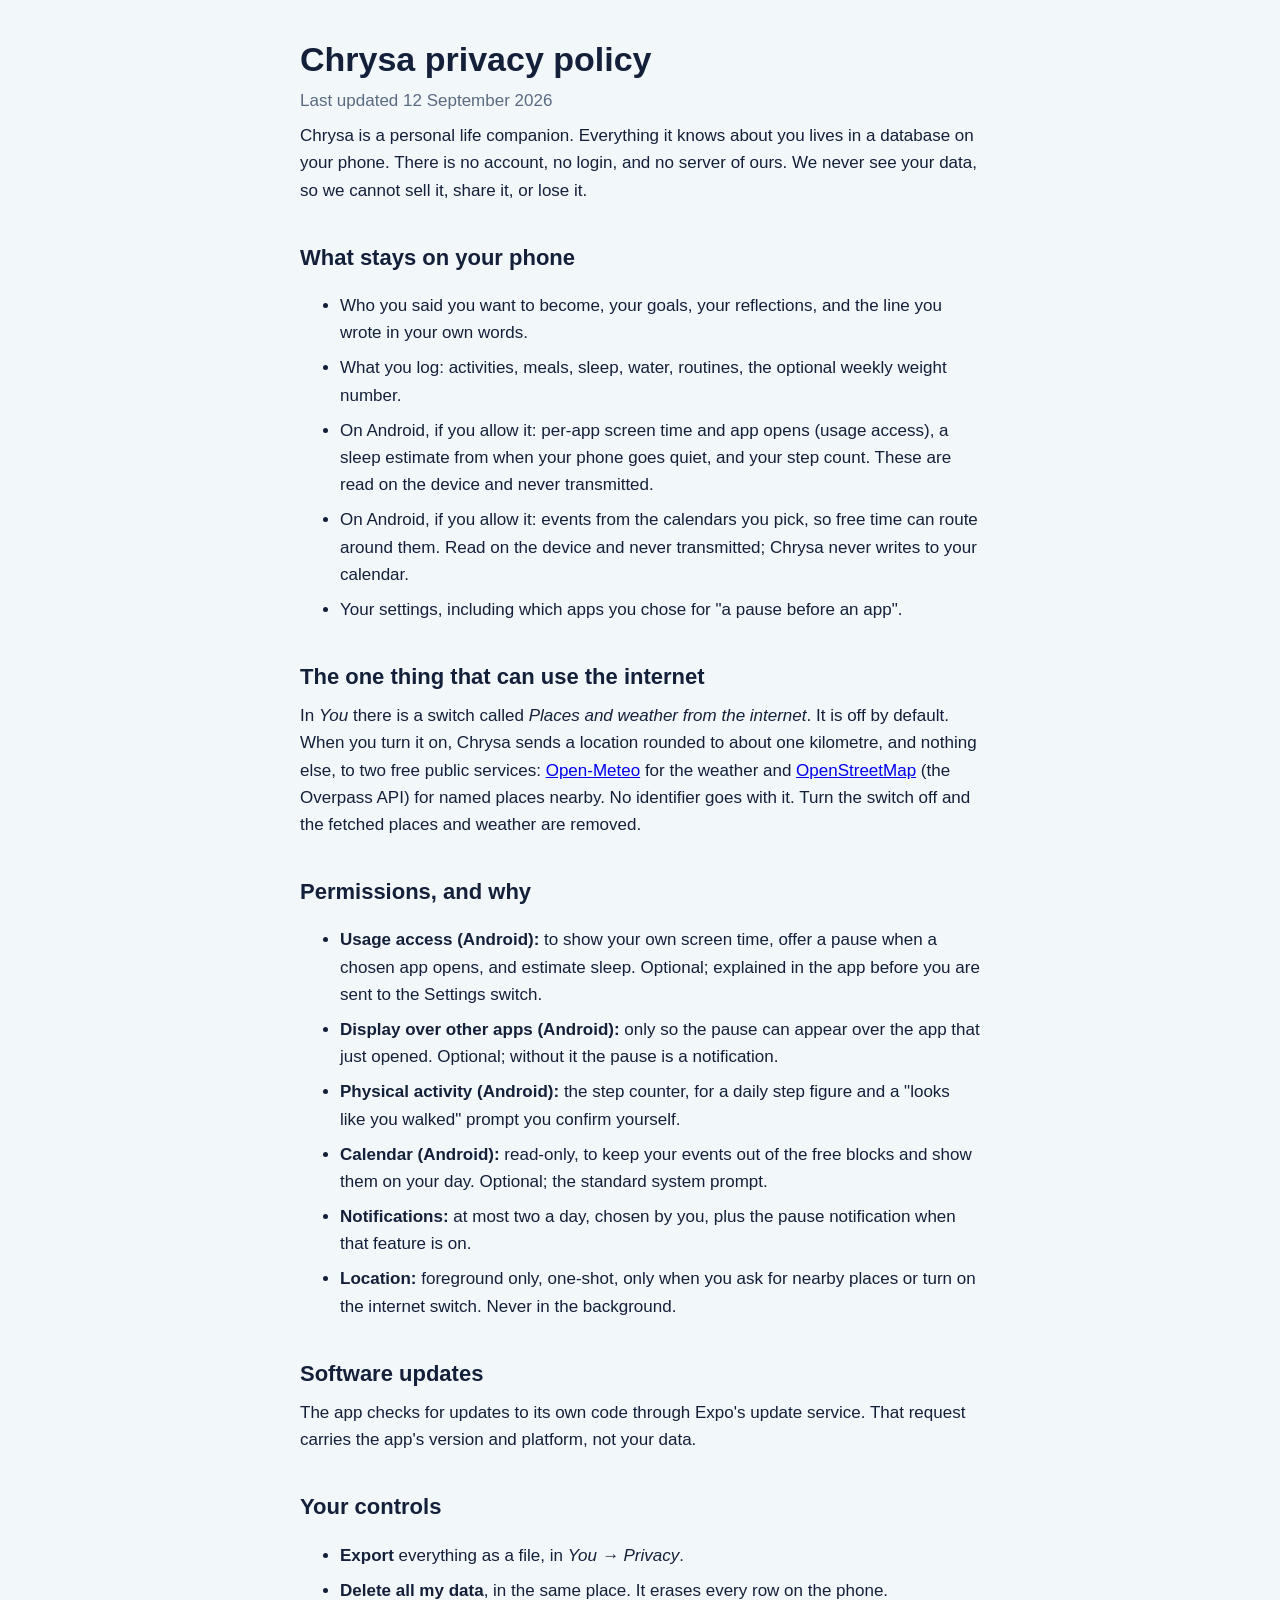
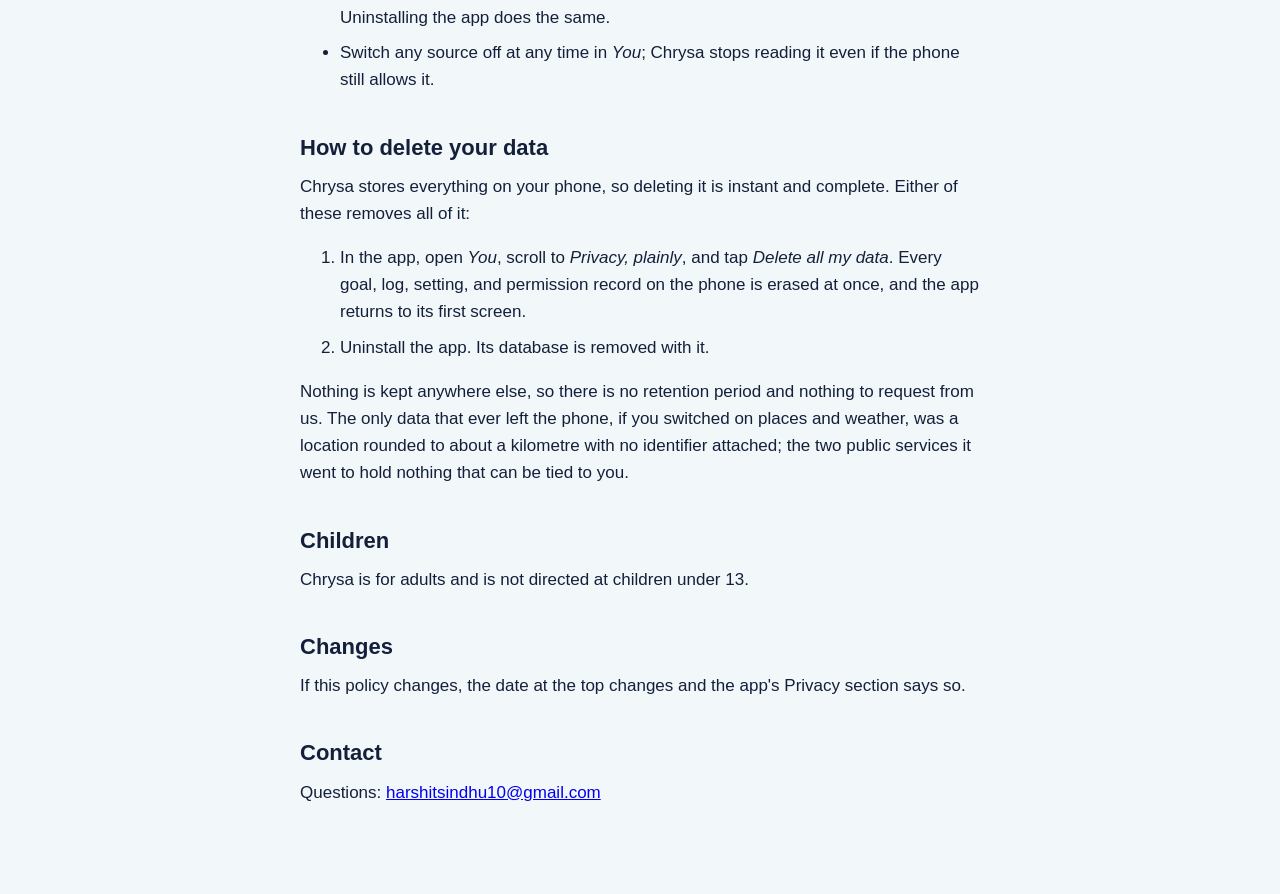
<file: privacy.html>
<!doctype html>
<html lang="en">
<head>
<meta charset="utf-8">
<meta name="viewport" content="width=device-width, initial-scale=1">
<title>Chrysa privacy policy</title>
<style>
  :root { color-scheme: light dark; }
  body { margin: 0; padding: 40px 20px 80px; font: 17px/1.6 -apple-system, BlinkMacSystemFont, "Segoe UI", Roboto, sans-serif; color: #14203A; background: #F2F7FA; }
  main { max-width: 680px; margin: 0 auto; }
  h1 { font-size: 34px; line-height: 1.15; margin: 0 0 6px; }
  h2 { font-size: 22px; margin: 36px 0 8px; }
  p, li { margin: 8px 0; }
  .muted { color: #5A6A80; }
  @media (prefers-color-scheme: dark) { body { color: #EDF0F7; background: #0E1526; } .muted { color: #9BA6C0; } }
</style>
</head>
<body>
<main>
  <h1>Chrysa privacy policy</h1>
  <p class="muted">Last updated 12 September 2026</p>

  <p>Chrysa is a personal life companion. Everything it knows about you lives in a database on your phone. There is no account, no login, and no server of ours. We never see your data, so we cannot sell it, share it, or lose it.</p>

  <h2>What stays on your phone</h2>
  <ul>
    <li>Who you said you want to become, your goals, your reflections, and the line you wrote in your own words.</li>
    <li>What you log: activities, meals, sleep, water, routines, the optional weekly weight number.</li>
    <li>On Android, if you allow it: per-app screen time and app opens (usage access), a sleep estimate from when your phone goes quiet, and your step count. These are read on the device and never transmitted.</li>
    <li>On Android, if you allow it: events from the calendars you pick, so free time can route around them. Read on the device and never transmitted; Chrysa never writes to your calendar.</li>
    <li>Your settings, including which apps you chose for "a pause before an app".</li>
  </ul>

  <h2>The one thing that can use the internet</h2>
  <p>In <em>You</em> there is a switch called <em>Places and weather from the internet</em>. It is off by default. When you turn it on, Chrysa sends a location rounded to about one kilometre, and nothing else, to two free public services: <a href="https://open-meteo.com/">Open-Meteo</a> for the weather and <a href="https://www.openstreetmap.org/">OpenStreetMap</a> (the Overpass API) for named places nearby. No identifier goes with it. Turn the switch off and the fetched places and weather are removed.</p>

  <h2>Permissions, and why</h2>
  <ul>
    <li><strong>Usage access (Android):</strong> to show your own screen time, offer a pause when a chosen app opens, and estimate sleep. Optional; explained in the app before you are sent to the Settings switch.</li>
    <li><strong>Display over other apps (Android):</strong> only so the pause can appear over the app that just opened. Optional; without it the pause is a notification.</li>
    <li><strong>Physical activity (Android):</strong> the step counter, for a daily step figure and a "looks like you walked" prompt you confirm yourself.</li>
    <li><strong>Calendar (Android):</strong> read-only, to keep your events out of the free blocks and show them on your day. Optional; the standard system prompt.</li>
    <li><strong>Notifications:</strong> at most two a day, chosen by you, plus the pause notification when that feature is on.</li>
    <li><strong>Location:</strong> foreground only, one-shot, only when you ask for nearby places or turn on the internet switch. Never in the background.</li>
  </ul>

  <h2>Software updates</h2>
  <p>The app checks for updates to its own code through Expo's update service. That request carries the app's version and platform, not your data.</p>

  <h2>Your controls</h2>
  <ul>
    <li><strong>Export</strong> everything as a file, in <em>You → Privacy</em>.</li>
    <li><strong>Delete all my data</strong>, in the same place. It erases every row on the phone. Uninstalling the app does the same.</li>
    <li>Switch any source off at any time in <em>You</em>; Chrysa stops reading it even if the phone still allows it.</li>
  </ul>

  <h2 id="delete">How to delete your data</h2>
  <p>Chrysa stores everything on your phone, so deleting it is instant and complete. Either of these removes all of it:</p>
  <ol>
    <li>In the app, open <em>You</em>, scroll to <em>Privacy, plainly</em>, and tap <em>Delete all my data</em>. Every goal, log, setting, and permission record on the phone is erased at once, and the app returns to its first screen.</li>
    <li>Uninstall the app. Its database is removed with it.</li>
  </ol>
  <p>Nothing is kept anywhere else, so there is no retention period and nothing to request from us. The only data that ever left the phone, if you switched on places and weather, was a location rounded to about a kilometre with no identifier attached; the two public services it went to hold nothing that can be tied to you.</p>

  <h2>Children</h2>
  <p>Chrysa is for adults and is not directed at children under 13.</p>

  <h2>Changes</h2>
  <p>If this policy changes, the date at the top changes and the app's Privacy section says so.</p>

  <h2>Contact</h2>
  <p>Questions: <a href="mailto:harshitsindhu10@gmail.com">harshitsindhu10@gmail.com</a></p>
</main>
</body>
</html>
</file>
<file: style.css>
/* Chrysa — the window.
   The sky belongs to the visitor's own hour; sky.js sets --sky-* and --sun-*.
   Everything else is drawn, never approximated with a border-radius. */

:root {
  color-scheme: dark;

  /* Replaced at runtime by sky.js. These are the dusk values, so a page with
     JavaScript off still lands inside the world rather than on a flat colour. */
  --sky-top: #0B1430;
  --sky-mid: #23305C;
  --sky-low: #5A4A70;
  --sky-glow: #C98A6B;
  --sun-x: 78%;
  --sun-y: 70%;
  --sun-size: 86px;
  --sun-fill: #F2C24E;
  --sun-opacity: 0.95;
  --star-opacity: 0.35;

  /* The land is constant; only the light on it moves. */
  --hill-far: #1B2A4E;
  --hill-mid: #15203E;
  --hill-near: #0E1730;
  --ground: #0B1226;

  --ink: #F0F3FA;
  --ink-soft: #C4CFE6;
  --ink-dim: #8C9BBD;
  --gold: #F2C24E;
  --rule: #26355F;
  --rule-strong: #3A4C7E;

  --measure: 68ch;
  --gutter: clamp(20px, 5vw, 40px);
  --col: min(680px, 100% - var(--gutter) * 2);

  --ease: cubic-bezier(0.16, 1, 0.3, 1);
}

*, *::before, *::after { box-sizing: border-box; }

html {
  -webkit-text-size-adjust: 100%;
  scrollbar-color: var(--rule-strong) transparent;
}

body {
  margin: 0;
  background: var(--ground);
  color: var(--ink);
  font: 400 18px/1.7 "Literata", Georgia, "Times New Roman", serif;
  font-optical-sizing: auto;
  text-rendering: optimizeLegibility;
}

/* The browser's own surfaces belong to the design too. */
::selection { background: var(--gold); color: #0B1226; }
::-webkit-scrollbar { width: 10px; height: 10px; }
::-webkit-scrollbar-track { background: transparent; }
::-webkit-scrollbar-thumb { background: var(--rule-strong); border-radius: 0; }
::-webkit-scrollbar-thumb:hover { background: var(--gold); }
:focus-visible {
  outline: 2px solid var(--gold);
  outline-offset: 3px;
}
a { color: var(--ink); text-underline-offset: 0.22em; text-decoration-thickness: 1px; }
a:hover { text-decoration-color: var(--gold); }

/* ───────────────────────── the window ───────────────────────── */

.window {
  position: relative;
  min-height: min(96svh, 880px);
  display: flex;
  flex-direction: column;
  overflow: hidden;
  isolation: isolate;
  padding-top: clamp(26px, 5vh, 52px);
}

.sky {
  position: absolute; inset: 0; z-index: 0;
  background:
    radial-gradient(120% 80% at var(--sun-x) var(--sun-y),
      color-mix(in oklab, var(--sky-glow) 62%, transparent) 0%,
      transparent 58%),
    linear-gradient(to bottom,
      var(--sky-top) 0%,
      var(--sky-mid) 46%,
      var(--sky-low) 82%,
      var(--sky-glow) 100%);
  transition: background 1200ms var(--ease);
}

.stars { position: absolute; inset: 0; z-index: 0; opacity: var(--star-opacity);
         transition: opacity 1200ms var(--ease); }

.sun {
  position: absolute; z-index: 1;
  left: var(--sun-x); top: var(--sun-y);
  width: var(--sun-size); height: var(--sun-size);
  margin: calc(var(--sun-size) / -2) 0 0 calc(var(--sun-size) / -2);
  border-radius: 50%;
  background: var(--sun-fill);
  opacity: var(--sun-opacity);
  box-shadow: 0 0 var(--sun-size) color-mix(in oklab, var(--sun-fill) 45%, transparent);
  transition: all 1200ms var(--ease);
}

/* Drawn terrain. Three ridgelines, each an authored path, not a shape. */
.land {
  position: absolute; left: 0; right: 0; bottom: 0; z-index: 2;
  width: 100%; height: auto; display: block;
  pointer-events: none;
}

.window .inner {
  position: relative; z-index: 3;
  width: var(--col); margin: 0 auto;
  padding: 0 0 clamp(72px, 16vh, 150px);
}

/* Everything in the window sits on a sky that moves from near-black to bright
   blue over the day, so hero text is tinted from the foreground and carries its
   own soft scrim rather than relying on a background that will not hold still. */
.window h1 { text-shadow: 0 2px 26px rgba(6, 12, 30, 0.45); }
.window .standfirst { color: #F2F6FF; text-shadow: 0 1px 18px rgba(6, 12, 30, 0.55); }
.window .under { color: rgba(255, 255, 255, 0.9); text-shadow: 0 1px 14px rgba(6, 12, 30, 0.6); }

.wordmark {
  font: 500 15px/1 "Instrument Sans", system-ui, sans-serif;
  letter-spacing: 0.3em; text-transform: uppercase;
  color: rgba(255, 255, 255, 0.92);
  text-shadow: 0 1px 12px rgba(6, 12, 30, 0.55);
  /* In the flow, not absolute: the auto bottom margin eats the free space and
     pushes the headline to the foot of the window, so the two can never
     collide no matter how short or wide the viewport gets. */
  position: relative;
  z-index: 3;
  width: var(--col);
  margin: 0 auto auto;
  padding-bottom: clamp(26px, 5vh, 56px);
}

h1 {
  margin: 0;
  font: 400 clamp(40px, 7.4vw, 86px)/1.06 "Literata", Georgia, serif;
  letter-spacing: -0.04em;
  text-wrap: balance;
  max-width: 15ch;
}
h1 em { font-style: italic; color: var(--gold); }

.standfirst {
  margin: clamp(20px, 3vh, 30px) 0 0;
  font: 400 clamp(18px, 2.3vw, 22px)/1.55 "Instrument Sans", system-ui, sans-serif;
  color: var(--ink-soft);
  max-width: 42ch;
}

/* ───────────────────────── page body ───────────────────────── */

main { background: var(--ground); position: relative; z-index: 4; }

.col { width: var(--col); margin: 0 auto; }

section { padding: clamp(64px, 11vh, 118px) 0 0; }

h2 {
  margin: 0 0 clamp(26px, 4vh, 40px);
  font: 400 clamp(28px, 4.2vw, 46px)/1.14 "Literata", Georgia, serif;
  letter-spacing: -0.035em;
  text-wrap: balance;
  max-width: 20ch;
}

h3 {
  margin: 0 0 10px;
  font: 600 20px/1.35 "Literata", Georgia, serif;
  letter-spacing: -0.02em;
  color: var(--ink);
}

p { margin: 0 0 1.1em; max-width: var(--measure); color: var(--ink-soft); }
p strong { color: var(--ink); font-weight: 600; }
p:last-child { margin-bottom: 0; }

.lede { font-size: 21px; color: var(--ink); max-width: 34ch; }

/* The ledger: the app's Day screen, as a page rhythm. */
.ledger { border-top: 1px solid var(--rule); }
.ledger > div {
  display: grid;
  grid-template-columns: minmax(0, 15ch) minmax(0, 1fr);
  gap: clamp(16px, 4vw, 48px);
  padding: clamp(22px, 3.4vh, 32px) 0;
  border-bottom: 1px solid var(--rule);
}
.ledger dt, .ledger .k {
  font: 500 14px/1.5 "Instrument Sans", system-ui, sans-serif;
  letter-spacing: 0.1em; text-transform: uppercase;
  color: var(--ink-dim);
  margin: 4px 0 0;
}
.ledger dd, .ledger .v { margin: 0; }
.ledger p { margin: 0; }

/* Questions sit on the same hairlines, drawn once. */
.qa { border-top: 1px solid var(--rule); }
.qa > div { padding: clamp(24px, 3.6vh, 34px) 0; border-bottom: 1px solid var(--rule); }
.qa h3 { color: var(--gold); font-style: italic; font-weight: 400; }
.qa p { color: var(--ink-soft); }

/* Refusals: the one place the page raises its voice. */
.refusals { list-style: none; margin: 0; padding: 0; }
.refusals li {
  font: 400 clamp(24px, 3.6vw, 38px)/1.25 "Literata", Georgia, serif;
  letter-spacing: -0.03em;
  padding: clamp(14px, 2.2vh, 20px) 0;
  border-bottom: 1px solid var(--rule);
  color: var(--ink);
}
.refusals li:first-child { border-top: 1px solid var(--rule); }

/* ───────────────────────── controls ───────────────────────── */

.get {
  display: inline-flex; align-items: center; gap: 12px;
  background: var(--gold); color: #0B1226;
  font: 600 17px/1 "Instrument Sans", system-ui, sans-serif;
  letter-spacing: -0.01em;
  padding: 19px 30px; border-radius: 2px;
  text-decoration: none;
  box-shadow: 0 10px 28px -14px rgba(0, 0, 0, 0.9);
  transition: background 220ms var(--ease), transform 220ms var(--ease);
}
.get:hover { background: #F7D178; transform: translateY(-1px); }
.get svg { width: 17px; height: 17px; }

.under {
  margin: 16px 0 0;
  font: 400 15px/1.5 "Instrument Sans", system-ui, sans-serif;
  color: var(--ink-dim);
}

.onward { display: flex; flex-wrap: wrap; gap: 14px 34px; align-items: baseline; }
.onward a {
  font: 500 17px/1.5 "Instrument Sans", system-ui, sans-serif;
  color: var(--ink);
  text-decoration-color: var(--rule-strong);
}

/* ───────────────────────── reading pages ───────────────────────── */

.back {
  display: inline-flex; align-items: center; gap: 9px;
  padding: clamp(28px, 5vh, 46px) 0 0;
  font: 500 15px/1 "Instrument Sans", system-ui, sans-serif;
  color: var(--ink-dim); text-decoration: none;
}
.back:hover { color: var(--gold); }
.back svg { width: 15px; height: 15px; }

article { padding: clamp(26px, 4vh, 40px) 0 0; }
article h1 {
  font-size: clamp(34px, 5.6vw, 62px);
  max-width: 19ch;
}
article h2 { margin-top: clamp(52px, 8vh, 84px); }
article ul { margin: 0 0 1.1em; padding-left: 1.15em; max-width: var(--measure); color: var(--ink-soft); }
article li { margin-bottom: 0.55em; }
article li::marker { color: var(--rule-strong); }

blockquote {
  margin: clamp(34px, 5vh, 52px) 0;
  padding: 0 0 0 clamp(20px, 4vw, 34px);
  border-left: 1px solid var(--gold);
  font: 400 clamp(22px, 3.2vw, 30px)/1.32 "Literata", Georgia, serif;
  letter-spacing: -0.03em;
  color: var(--ink);
  max-width: 24ch;
}

/* Comparison: a ledger turned sideways, not a card grid. */
.scroller { overflow-x: auto; margin: 26px 0 0; }
.compare {
  width: 100%; border-collapse: collapse;
  font: 400 16px/1.5 "Instrument Sans", system-ui, sans-serif;
  min-width: 620px;
}
.compare th, .compare td {
  text-align: left; padding: 15px 18px 15px 0;
  border-bottom: 1px solid var(--rule);
  vertical-align: top; color: var(--ink-soft);
}
.compare thead th {
  font-weight: 600; color: var(--ink);
  border-bottom-color: var(--rule-strong);
  font-size: 15px;
}
.compare tbody th {
  font-weight: 500; color: var(--ink-dim);
  font-size: 14px; letter-spacing: 0.08em; text-transform: uppercase;
  padding-right: 28px;
}
.compare tbody td:first-of-type { color: var(--gold); }

.band {
  margin: clamp(56px, 9vh, 88px) 0 0;
  padding: clamp(32px, 5vh, 48px) 0 0;
  border-top: 1px solid var(--rule-strong);
}

footer {
  margin: clamp(72px, 12vh, 128px) 0 0;
  padding: clamp(28px, 4vh, 40px) 0 clamp(56px, 9vh, 88px);
  border-top: 1px solid var(--rule);
  font: 400 15px/1.8 "Instrument Sans", system-ui, sans-serif;
  color: var(--ink-dim);
}
footer a { color: var(--ink-soft); }
footer p { margin: 0; color: var(--ink-dim); max-width: none; }

.fine { color: var(--ink-dim); font: 400 14px/1.6 "Instrument Sans", system-ui, sans-serif; }

/* ───────────────────────── the one authored moment ─────────────────────────
   On arrival the land settles up into the frame and the headline resolves.
   Everything is already visible first, so nothing depends on the animation. */

@media (prefers-reduced-motion: no-preference) {
  .window .land { animation: settle 1500ms var(--ease) both; }
  .window h1 { animation: rise 1100ms var(--ease) 120ms both; }
  .window .standfirst { animation: rise 1100ms var(--ease) 260ms both; }
  .window .inner .get-wrap { animation: rise 1100ms var(--ease) 380ms both; }
}
@keyframes settle {
  from { transform: translateY(26px); opacity: 0; }
  to   { transform: none; opacity: 1; }
}
@keyframes rise {
  from { transform: translateY(14px); opacity: 0; filter: blur(5px); }
  to   { transform: none; opacity: 1; filter: none; }
}

@media (max-width: 620px) {
  body { font-size: 17px; }
  .ledger > div { grid-template-columns: 1fr; gap: 8px; }
  .ledger dt, .ledger .k { margin-top: 0; }
}
</file>
